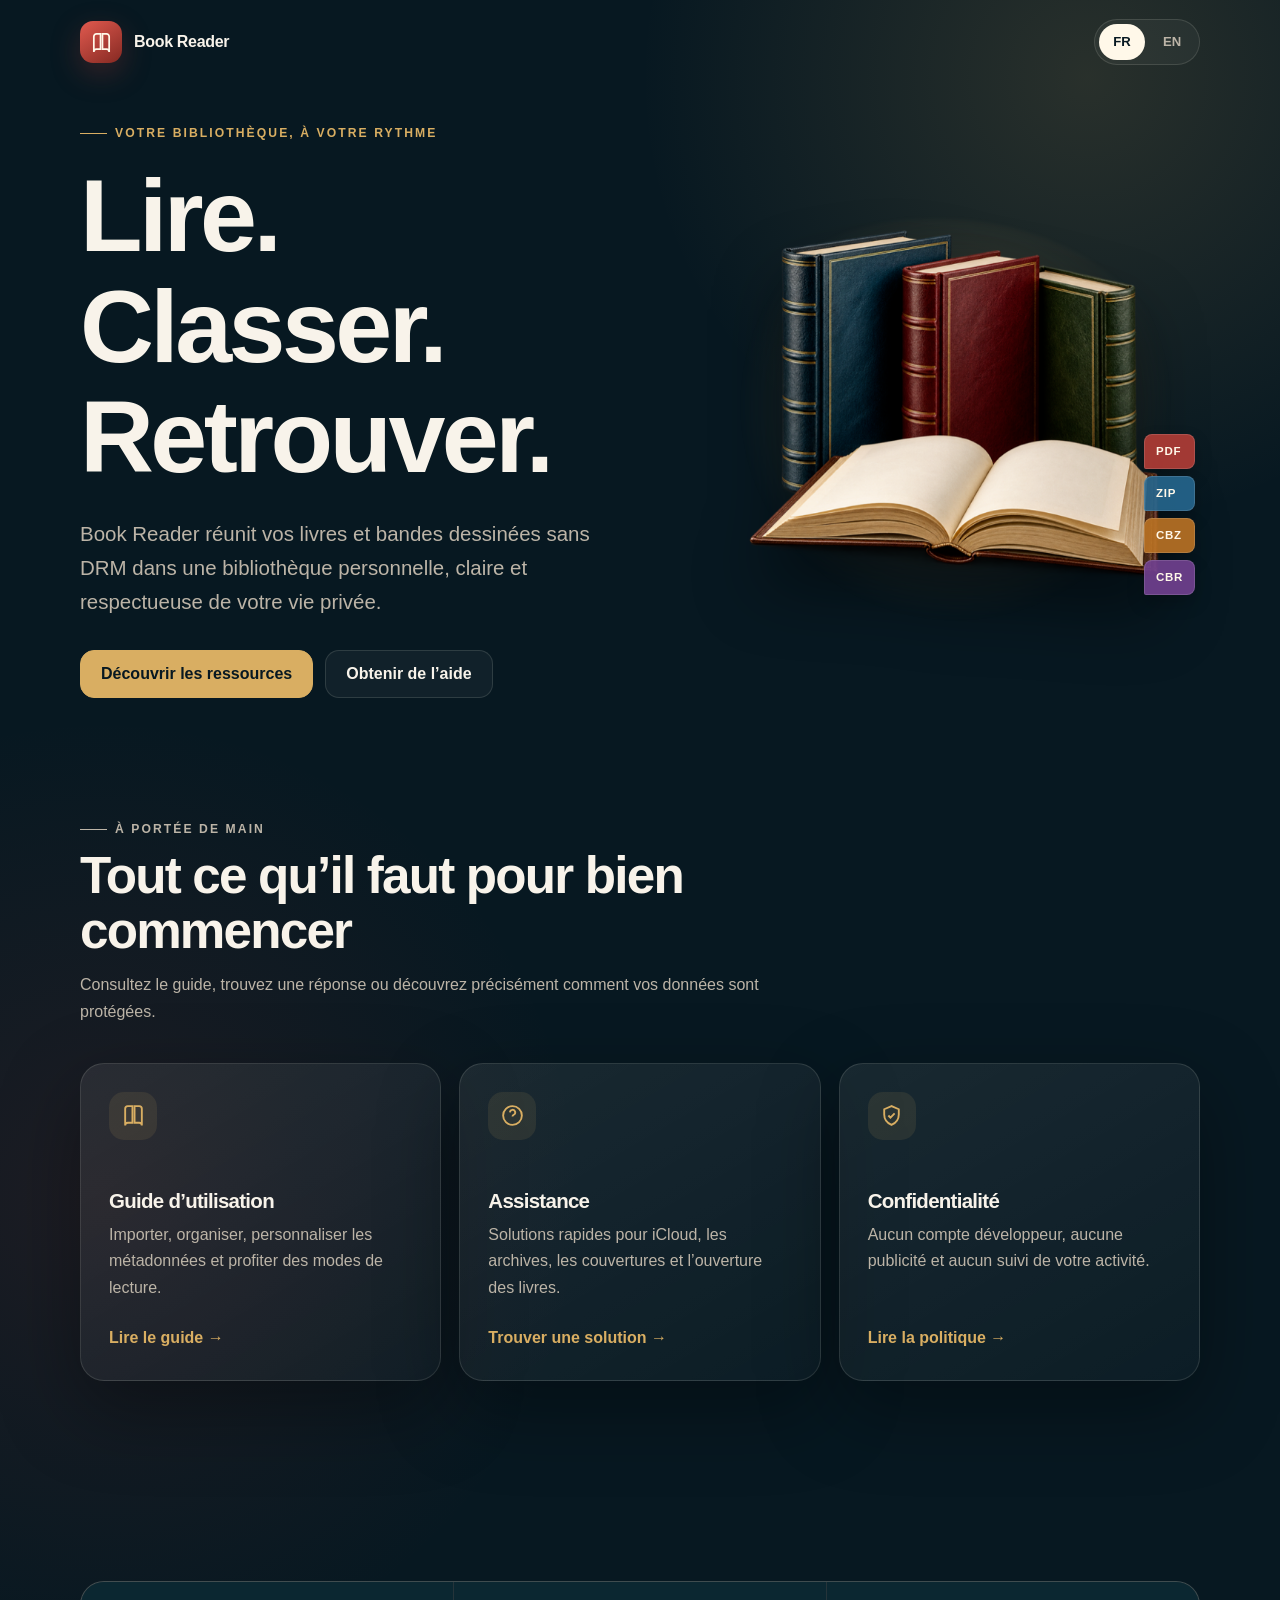
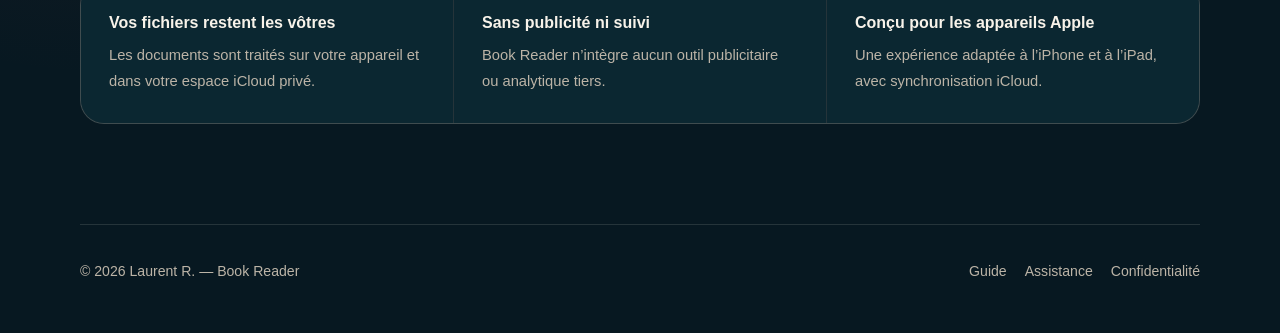
<file: index.html>
<!doctype html>
<html lang="fr">
<head>
  <meta charset="utf-8">
  <meta name="viewport" content="width=device-width, initial-scale=1">
  <meta name="description" content="Book Reader — une bibliothèque personnelle élégante pour vos PDF, ZIP, CBZ et CBR sans DRM.">
  <meta name="theme-color" content="#071821">
  <title>Book Reader — Assistance et confidentialité</title>
  <link rel="icon" href="app-icon.png">
  <link rel="stylesheet" href="styles.css">
</head>
<body>
  <header class="site-header">
    <a class="brand" href="index.html" aria-label="Book Reader, accueil">
      <span class="brand-mark" aria-hidden="true"><svg viewBox="0 0 24 24" fill="none" stroke="currentColor" stroke-width="1.8"><path d="M4 5.8A2.8 2.8 0 0 1 6.8 3H11v16H6.8A2.8 2.8 0 0 0 4 21.8z"/><path d="M20 5.8A2.8 2.8 0 0 0 17.2 3H13v16h4.2a2.8 2.8 0 0 1 2.8 2.8z"/></svg></span>
      <span>Book Reader</span>
    </a>
    <nav class="language-links" aria-label="Langue / Language">
      <a href="index.html" aria-current="page">FR</a>
      <a href="index-en.html" lang="en">EN</a>
    </nav>
  </header>

  <main>
    <section class="hero">
      <div class="hero-copy">
        <p class="eyebrow">Votre bibliothèque, à votre rythme</p>
        <h1>Lire.<br>Classer.<br>Retrouver.</h1>
        <p>Book Reader réunit vos livres et bandes dessinées sans DRM dans une bibliothèque personnelle, claire et respectueuse de votre vie privée.</p>
        <div class="hero-actions">
          <a class="button primary" href="#ressources">Découvrir les ressources</a>
          <a class="button" href="support-fr.html">Obtenir de l’aide</a>
        </div>
      </div>
      <div class="hero-art" aria-label="Livres reliés et livre ouvert">
        <img src="book-reader-hero.png" alt="Livres reliés avec un livre ouvert au premier plan">
        <div class="formats" aria-label="Formats pris en charge"><span>PDF</span><span>ZIP</span><span>CBZ</span><span>CBR</span></div>
      </div>
    </section>

    <section class="section" id="ressources">
      <div class="section-heading">
        <p class="eyebrow">À portée de main</p>
        <h2>Tout ce qu’il faut pour bien commencer</h2>
        <p>Consultez le guide, trouvez une réponse ou découvrez précisément comment vos données sont protégées.</p>
      </div>
      <div class="card-grid">
        <a class="card" href="how-to-fr.html">
          <span class="card-icon" aria-hidden="true"><svg viewBox="0 0 24 24" fill="none" stroke="currentColor" stroke-width="1.8"><path d="M4 5.5A2.5 2.5 0 0 1 6.5 3H11v16H6.5A2.5 2.5 0 0 0 4 21.5z"/><path d="M20 5.5A2.5 2.5 0 0 0 17.5 3H13v16h4.5a2.5 2.5 0 0 1 2.5 2.5z"/></svg></span>
          <h3>Guide d’utilisation</h3>
          <p>Importer, organiser, personnaliser les métadonnées et profiter des modes de lecture.</p>
          <span class="arrow">Lire le guide →</span>
        </a>
        <a class="card" href="support-fr.html">
          <span class="card-icon" aria-hidden="true"><svg viewBox="0 0 24 24" fill="none" stroke="currentColor" stroke-width="1.8"><circle cx="12" cy="12" r="9"/><path d="M9.6 9a2.5 2.5 0 1 1 3.6 2.25c-.8.4-1.2.85-1.2 1.75M12 17h.01"/></svg></span>
          <h3>Assistance</h3>
          <p>Solutions rapides pour iCloud, les archives, les couvertures et l’ouverture des livres.</p>
          <span class="arrow">Trouver une solution →</span>
        </a>
        <a class="card" href="privacy-fr.html">
          <span class="card-icon" aria-hidden="true"><svg viewBox="0 0 24 24" fill="none" stroke="currentColor" stroke-width="1.8"><path d="M12 3 5 6v5c0 4.6 2.9 8.2 7 10 4.1-1.8 7-5.4 7-10V6z"/><path d="m9 12 2 2 4-4"/></svg></span>
          <h3>Confidentialité</h3>
          <p>Aucun compte développeur, aucune publicité et aucun suivi de votre activité.</p>
          <span class="arrow">Lire la politique →</span>
        </a>
      </div>
    </section>

    <section class="section">
      <div class="trust-strip">
        <div class="trust-item"><strong>Vos fichiers restent les vôtres</strong><span>Les documents sont traités sur votre appareil et dans votre espace iCloud privé.</span></div>
        <div class="trust-item"><strong>Sans publicité ni suivi</strong><span>Book Reader n’intègre aucun outil publicitaire ou analytique tiers.</span></div>
        <div class="trust-item"><strong>Conçu pour les appareils Apple</strong><span>Une expérience adaptée à l’iPhone et à l’iPad, avec synchronisation iCloud.</span></div>
      </div>
    </section>
  </main>

  <footer class="site-footer">
    <span>© 2026 Laurent R. — Book Reader</span>
    <nav class="footer-links" aria-label="Liens de pied de page"><a href="how-to-fr.html">Guide</a><a href="support-fr.html">Assistance</a><a href="privacy-fr.html">Confidentialité</a></nav>
  </footer>
</body>
</html>
</file>
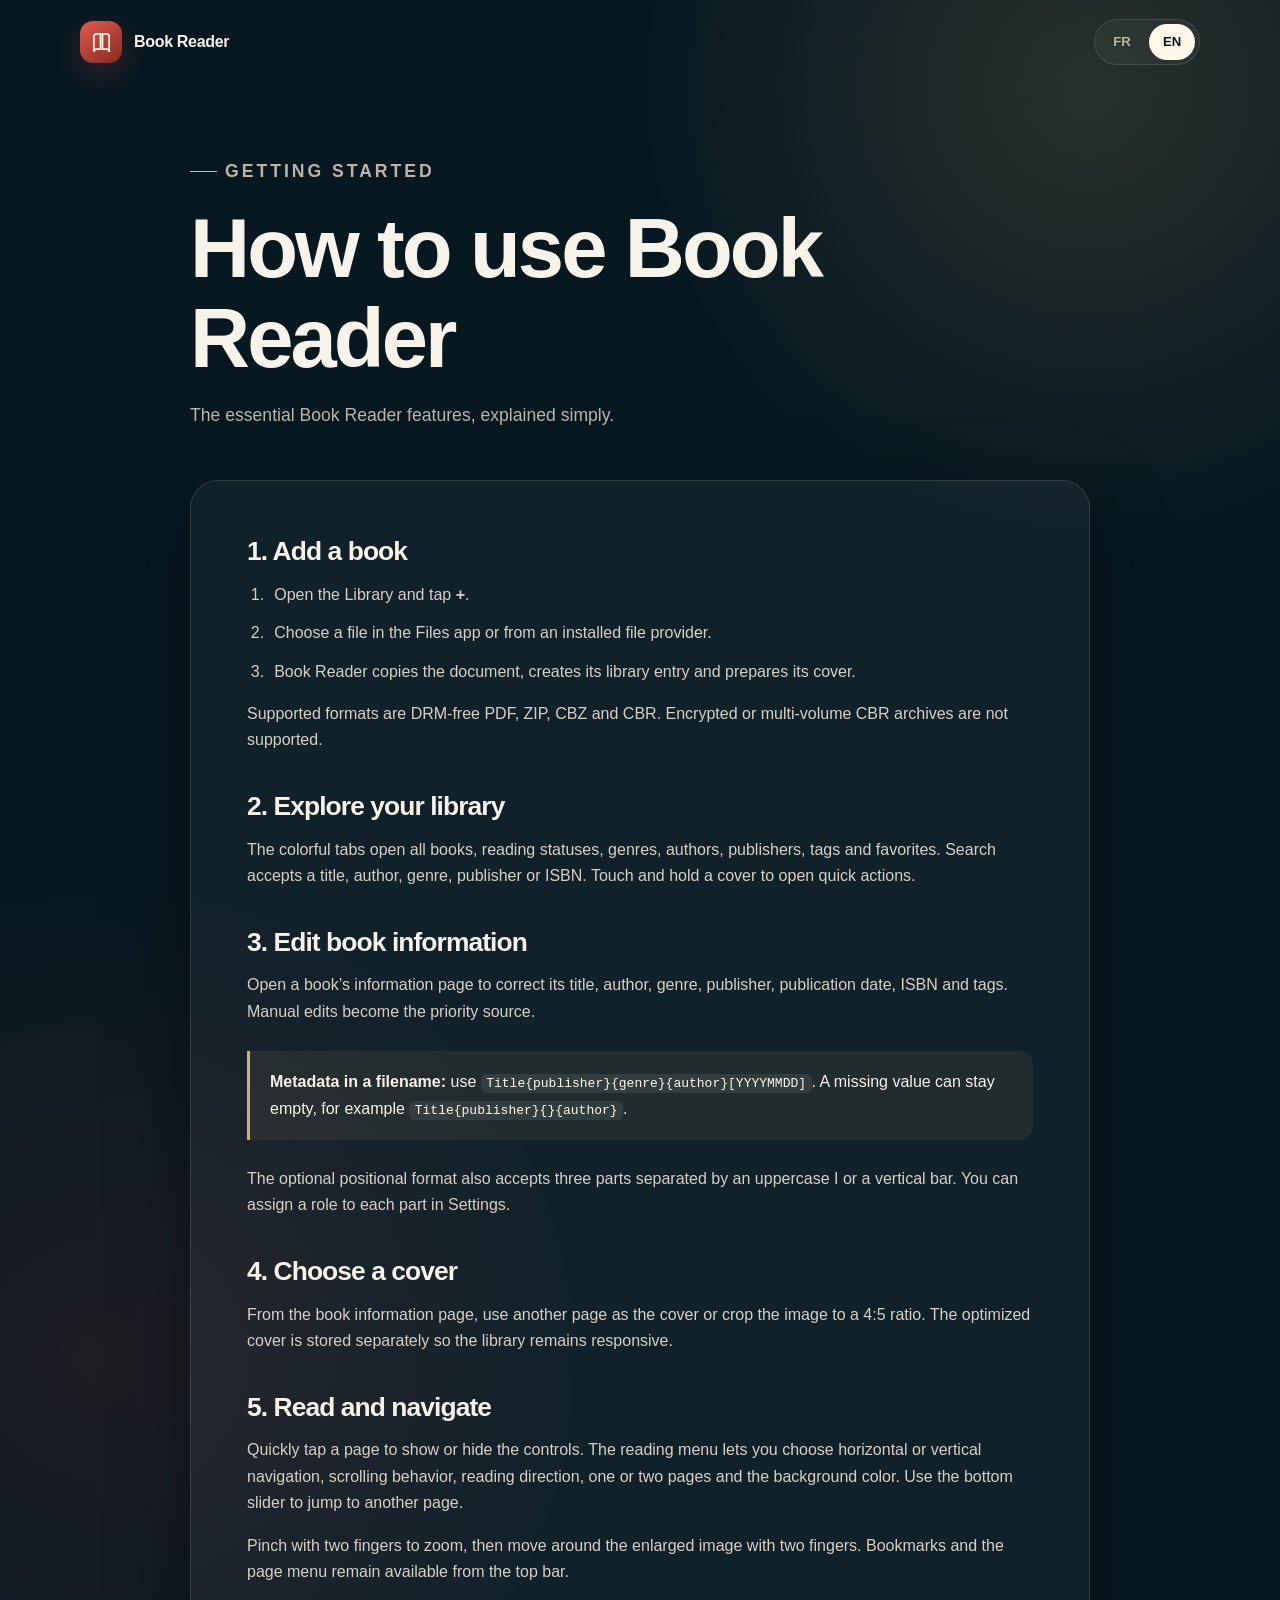
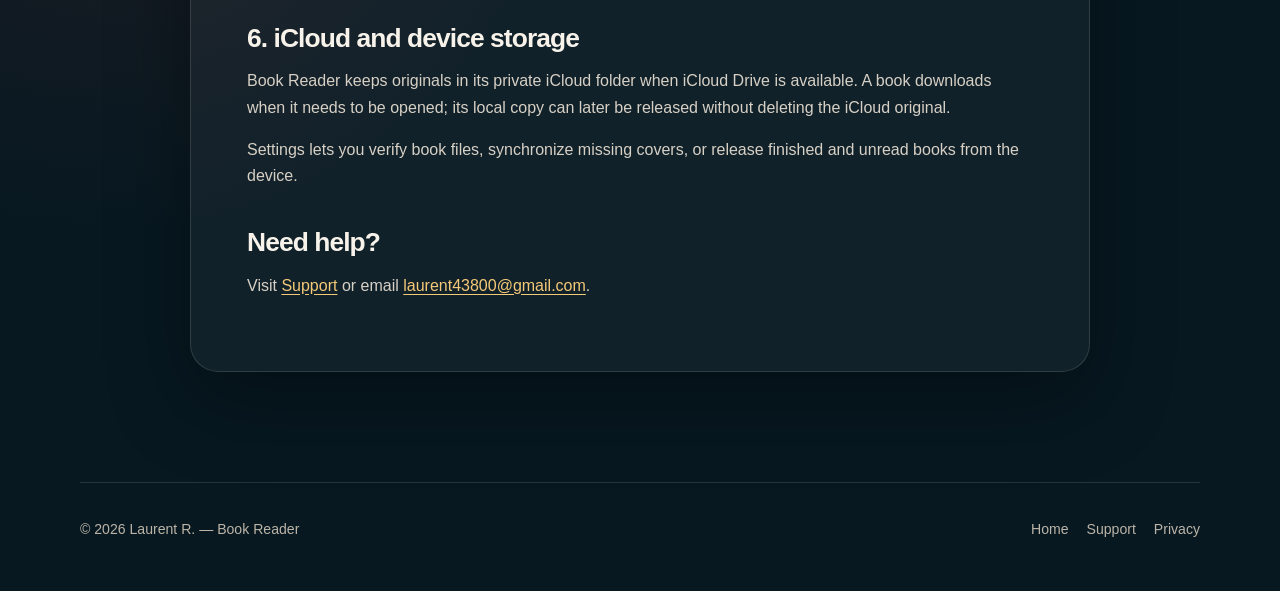
<file: how-to-en.html>
<!doctype html>
<html lang="en">
<head>
  <meta charset="utf-8"><meta name="viewport" content="width=device-width, initial-scale=1">
  <meta name="description" content="How to use Book Reader: importing, library organization, metadata, covers, reading and iCloud storage.">
  <meta name="theme-color" content="#071821"><title>How to use Book Reader</title>
  <link rel="icon" href="app-icon.png"><link rel="stylesheet" href="styles.css">
</head>
<body>
  <header class="site-header">
    <a class="brand" href="index-en.html"><span class="brand-mark" aria-hidden="true"><svg viewBox="0 0 24 24" fill="none" stroke="currentColor" stroke-width="1.8"><path d="M4 5.8A2.8 2.8 0 0 1 6.8 3H11v16H6.8A2.8 2.8 0 0 0 4 21.8z"/><path d="M20 5.8A2.8 2.8 0 0 0 17.2 3H13v16h4.2a2.8 2.8 0 0 1 2.8 2.8z"/></svg></span><span>Book Reader</span></a>
    <nav class="language-links" aria-label="Language / Langue"><a href="how-to-fr.html" lang="fr">FR</a><a href="how-to-en.html" aria-current="page">EN</a></nav>
  </header>
  <main class="page-shell">
    <div class="page-intro"><p class="eyebrow">Getting started</p><h1>How to use Book Reader</h1><p>The essential Book Reader features, explained simply.</p></div>
    <article class="article">
      <h2>1. Add a book</h2>
      <ol class="steps"><li>Open the Library and tap <strong>+</strong>.</li><li>Choose a file in the Files app or from an installed file provider.</li><li>Book Reader copies the document, creates its library entry and prepares its cover.</li></ol>
      <p>Supported formats are DRM-free PDF, ZIP, CBZ and CBR. Encrypted or multi-volume CBR archives are not supported.</p>

      <h2>2. Explore your library</h2>
      <p>The colorful tabs open all books, reading statuses, genres, authors, publishers, tags and favorites. Search accepts a title, author, genre, publisher or ISBN. Touch and hold a cover to open quick actions.</p>

      <h2>3. Edit book information</h2>
      <p>Open a book’s information page to correct its title, author, genre, publisher, publication date, ISBN and tags. Manual edits become the priority source.</p>
      <div class="callout"><strong>Metadata in a filename:</strong> use <code>Title{publisher}{genre}{author}[YYYYMMDD]</code>. A missing value can stay empty, for example <code>Title{publisher}{}{author}</code>.</div>
      <p>The optional positional format also accepts three parts separated by an uppercase I or a vertical bar. You can assign a role to each part in Settings.</p>

      <h2>4. Choose a cover</h2>
      <p>From the book information page, use another page as the cover or crop the image to a 4:5 ratio. The optimized cover is stored separately so the library remains responsive.</p>

      <h2>5. Read and navigate</h2>
      <p>Quickly tap a page to show or hide the controls. The reading menu lets you choose horizontal or vertical navigation, scrolling behavior, reading direction, one or two pages and the background color. Use the bottom slider to jump to another page.</p>
      <p>Pinch with two fingers to zoom, then move around the enlarged image with two fingers. Bookmarks and the page menu remain available from the top bar.</p>

      <h2>6. iCloud and device storage</h2>
      <p>Book Reader keeps originals in its private iCloud folder when iCloud Drive is available. A book downloads when it needs to be opened; its local copy can later be released without deleting the iCloud original.</p>
      <p>Settings lets you verify book files, synchronize missing covers, or release finished and unread books from the device.</p>

      <h2>Need help?</h2>
      <p>Visit <a href="support-en.html">Support</a> or email <a href="mailto:laurent43800@gmail.com">laurent43800@gmail.com</a>.</p>
    </article>
  </main>
  <footer class="site-footer"><span>© 2026 Laurent R. — Book Reader</span><nav class="footer-links"><a href="index-en.html">Home</a><a href="support-en.html">Support</a><a href="privacy-en.html">Privacy</a></nav></footer>
</body>
</html>
</file>
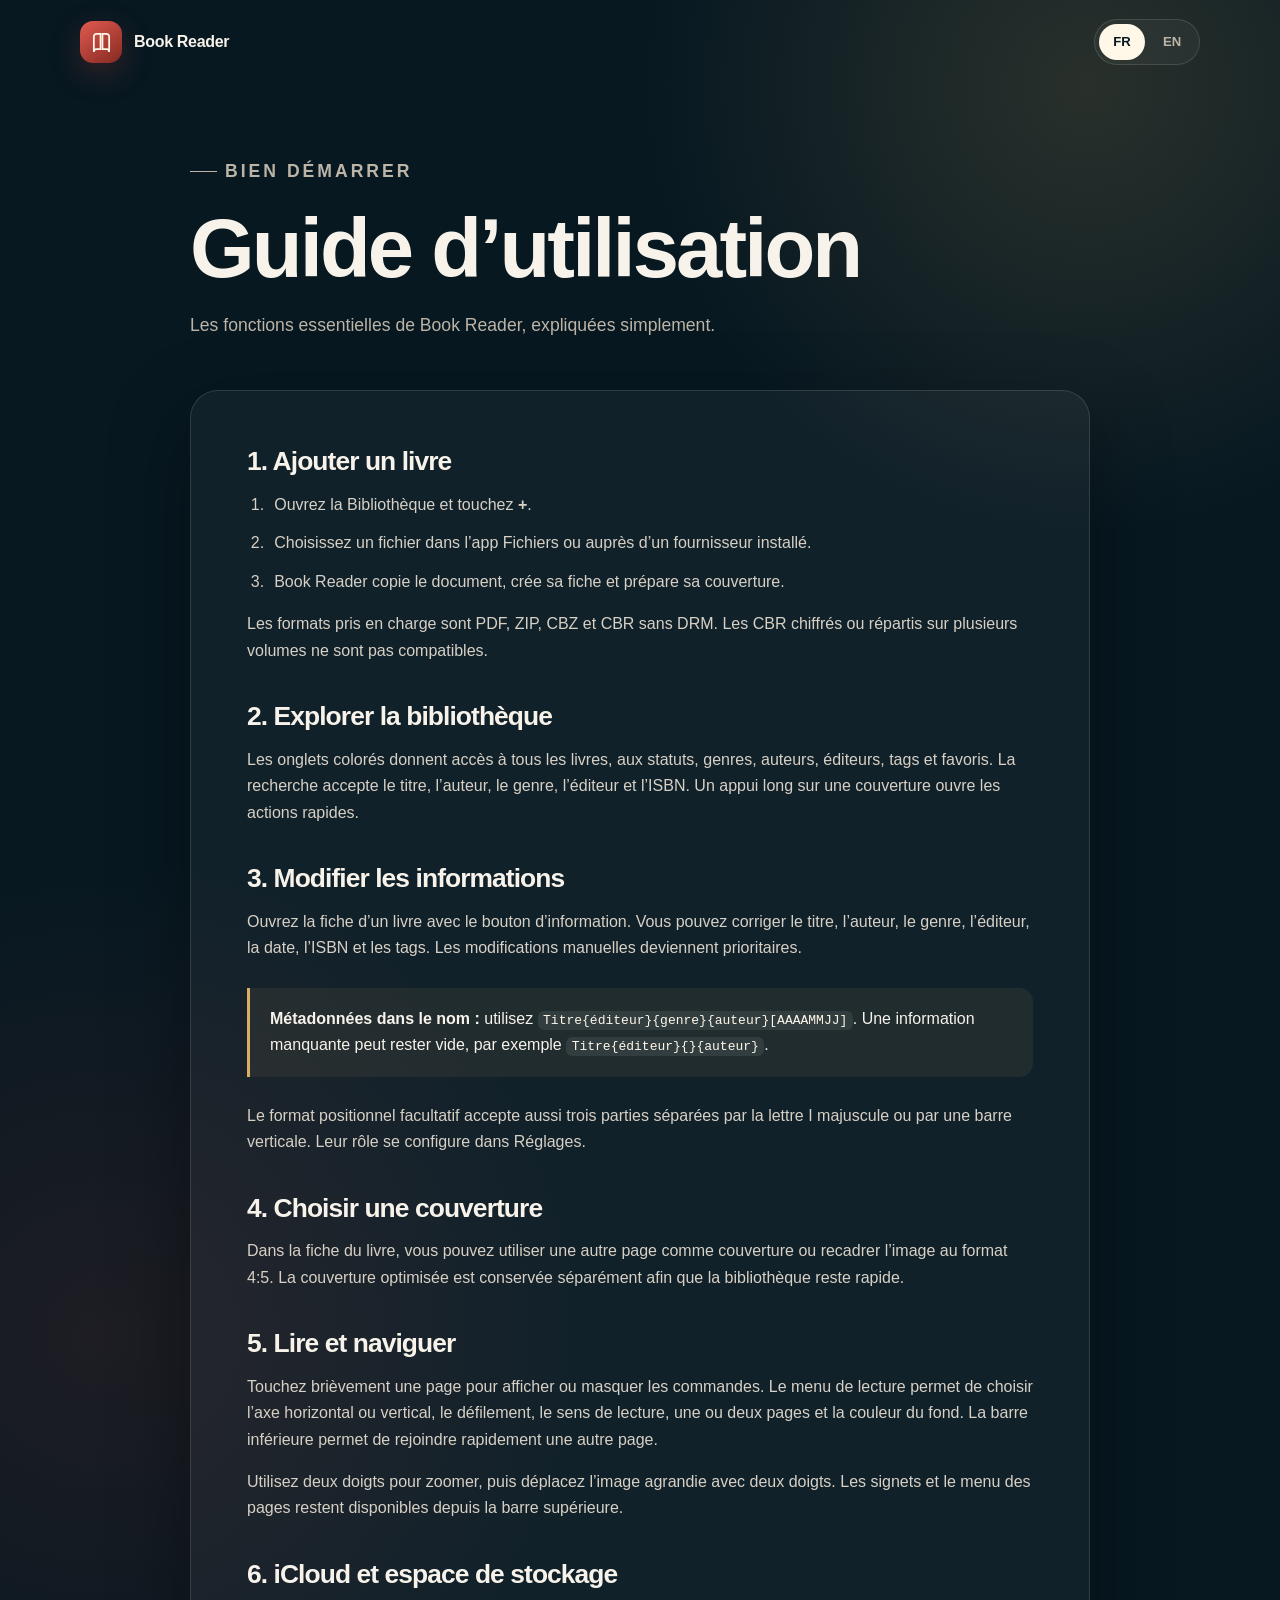
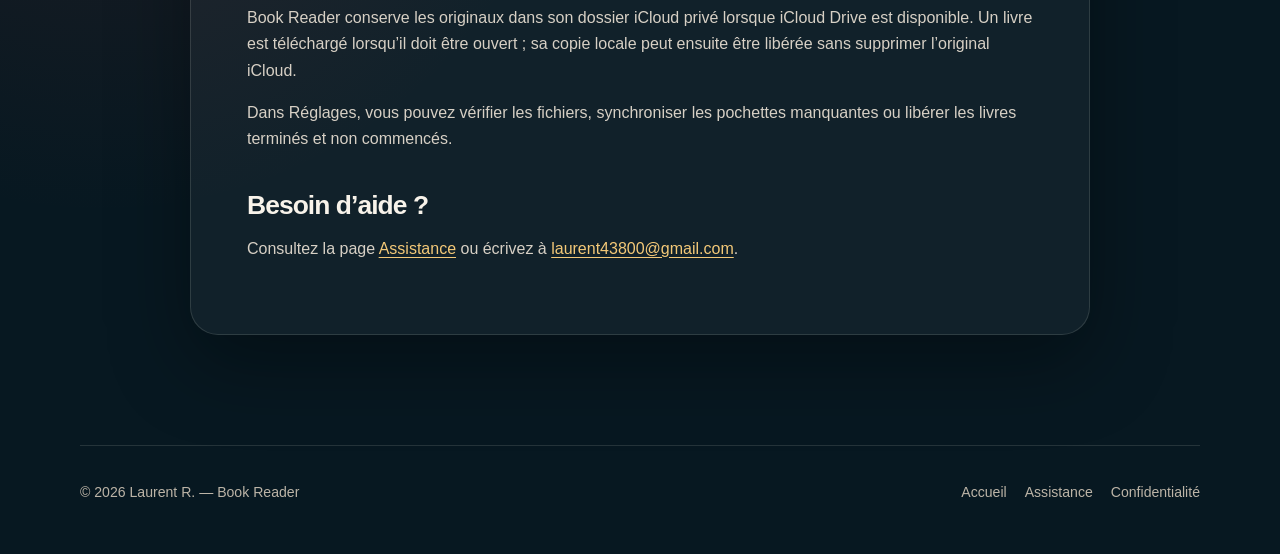
<file: how-to-fr.html>
<!doctype html>
<html lang="fr">
<head>
  <meta charset="utf-8"><meta name="viewport" content="width=device-width, initial-scale=1">
  <meta name="description" content="Guide d’utilisation de Book Reader : import, bibliothèque, métadonnées, couvertures, lecture et stockage iCloud.">
  <meta name="theme-color" content="#071821"><title>Guide d’utilisation — Book Reader</title>
  <link rel="icon" href="app-icon.png"><link rel="stylesheet" href="styles.css">
</head>
<body>
  <header class="site-header">
    <a class="brand" href="index.html"><span class="brand-mark" aria-hidden="true"><svg viewBox="0 0 24 24" fill="none" stroke="currentColor" stroke-width="1.8"><path d="M4 5.8A2.8 2.8 0 0 1 6.8 3H11v16H6.8A2.8 2.8 0 0 0 4 21.8z"/><path d="M20 5.8A2.8 2.8 0 0 0 17.2 3H13v16h4.2a2.8 2.8 0 0 1 2.8 2.8z"/></svg></span><span>Book Reader</span></a>
    <nav class="language-links" aria-label="Langue / Language"><a href="how-to-fr.html" aria-current="page">FR</a><a href="how-to-en.html" lang="en">EN</a></nav>
  </header>
  <main class="page-shell">
    <div class="page-intro"><p class="eyebrow">Bien démarrer</p><h1>Guide d’utilisation</h1><p>Les fonctions essentielles de Book Reader, expliquées simplement.</p></div>
    <article class="article">
      <h2>1. Ajouter un livre</h2>
      <ol class="steps"><li>Ouvrez la Bibliothèque et touchez <strong>+</strong>.</li><li>Choisissez un fichier dans l’app Fichiers ou auprès d’un fournisseur installé.</li><li>Book Reader copie le document, crée sa fiche et prépare sa couverture.</li></ol>
      <p>Les formats pris en charge sont PDF, ZIP, CBZ et CBR sans DRM. Les CBR chiffrés ou répartis sur plusieurs volumes ne sont pas compatibles.</p>

      <h2>2. Explorer la bibliothèque</h2>
      <p>Les onglets colorés donnent accès à tous les livres, aux statuts, genres, auteurs, éditeurs, tags et favoris. La recherche accepte le titre, l’auteur, le genre, l’éditeur et l’ISBN. Un appui long sur une couverture ouvre les actions rapides.</p>

      <h2>3. Modifier les informations</h2>
      <p>Ouvrez la fiche d’un livre avec le bouton d’information. Vous pouvez corriger le titre, l’auteur, le genre, l’éditeur, la date, l’ISBN et les tags. Les modifications manuelles deviennent prioritaires.</p>
      <div class="callout"><strong>Métadonnées dans le nom :</strong> utilisez <code>Titre{éditeur}{genre}{auteur}[AAAAMMJJ]</code>. Une information manquante peut rester vide, par exemple <code>Titre{éditeur}{}{auteur}</code>.</div>
      <p>Le format positionnel facultatif accepte aussi trois parties séparées par la lettre I majuscule ou par une barre verticale. Leur rôle se configure dans Réglages.</p>

      <h2>4. Choisir une couverture</h2>
      <p>Dans la fiche du livre, vous pouvez utiliser une autre page comme couverture ou recadrer l’image au format 4:5. La couverture optimisée est conservée séparément afin que la bibliothèque reste rapide.</p>

      <h2>5. Lire et naviguer</h2>
      <p>Touchez brièvement une page pour afficher ou masquer les commandes. Le menu de lecture permet de choisir l’axe horizontal ou vertical, le défilement, le sens de lecture, une ou deux pages et la couleur du fond. La barre inférieure permet de rejoindre rapidement une autre page.</p>
      <p>Utilisez deux doigts pour zoomer, puis déplacez l’image agrandie avec deux doigts. Les signets et le menu des pages restent disponibles depuis la barre supérieure.</p>

      <h2>6. iCloud et espace de stockage</h2>
      <p>Book Reader conserve les originaux dans son dossier iCloud privé lorsque iCloud Drive est disponible. Un livre est téléchargé lorsqu’il doit être ouvert ; sa copie locale peut ensuite être libérée sans supprimer l’original iCloud.</p>
      <p>Dans Réglages, vous pouvez vérifier les fichiers, synchroniser les pochettes manquantes ou libérer les livres terminés et non commencés.</p>

      <h2>Besoin d’aide ?</h2>
      <p>Consultez la page <a href="support-fr.html">Assistance</a> ou écrivez à <a href="mailto:laurent43800@gmail.com">laurent43800@gmail.com</a>.</p>
    </article>
  </main>
  <footer class="site-footer"><span>© 2026 Laurent R. — Book Reader</span><nav class="footer-links"><a href="index.html">Accueil</a><a href="support-fr.html">Assistance</a><a href="privacy-fr.html">Confidentialité</a></nav></footer>
</body>
</html>
</file>
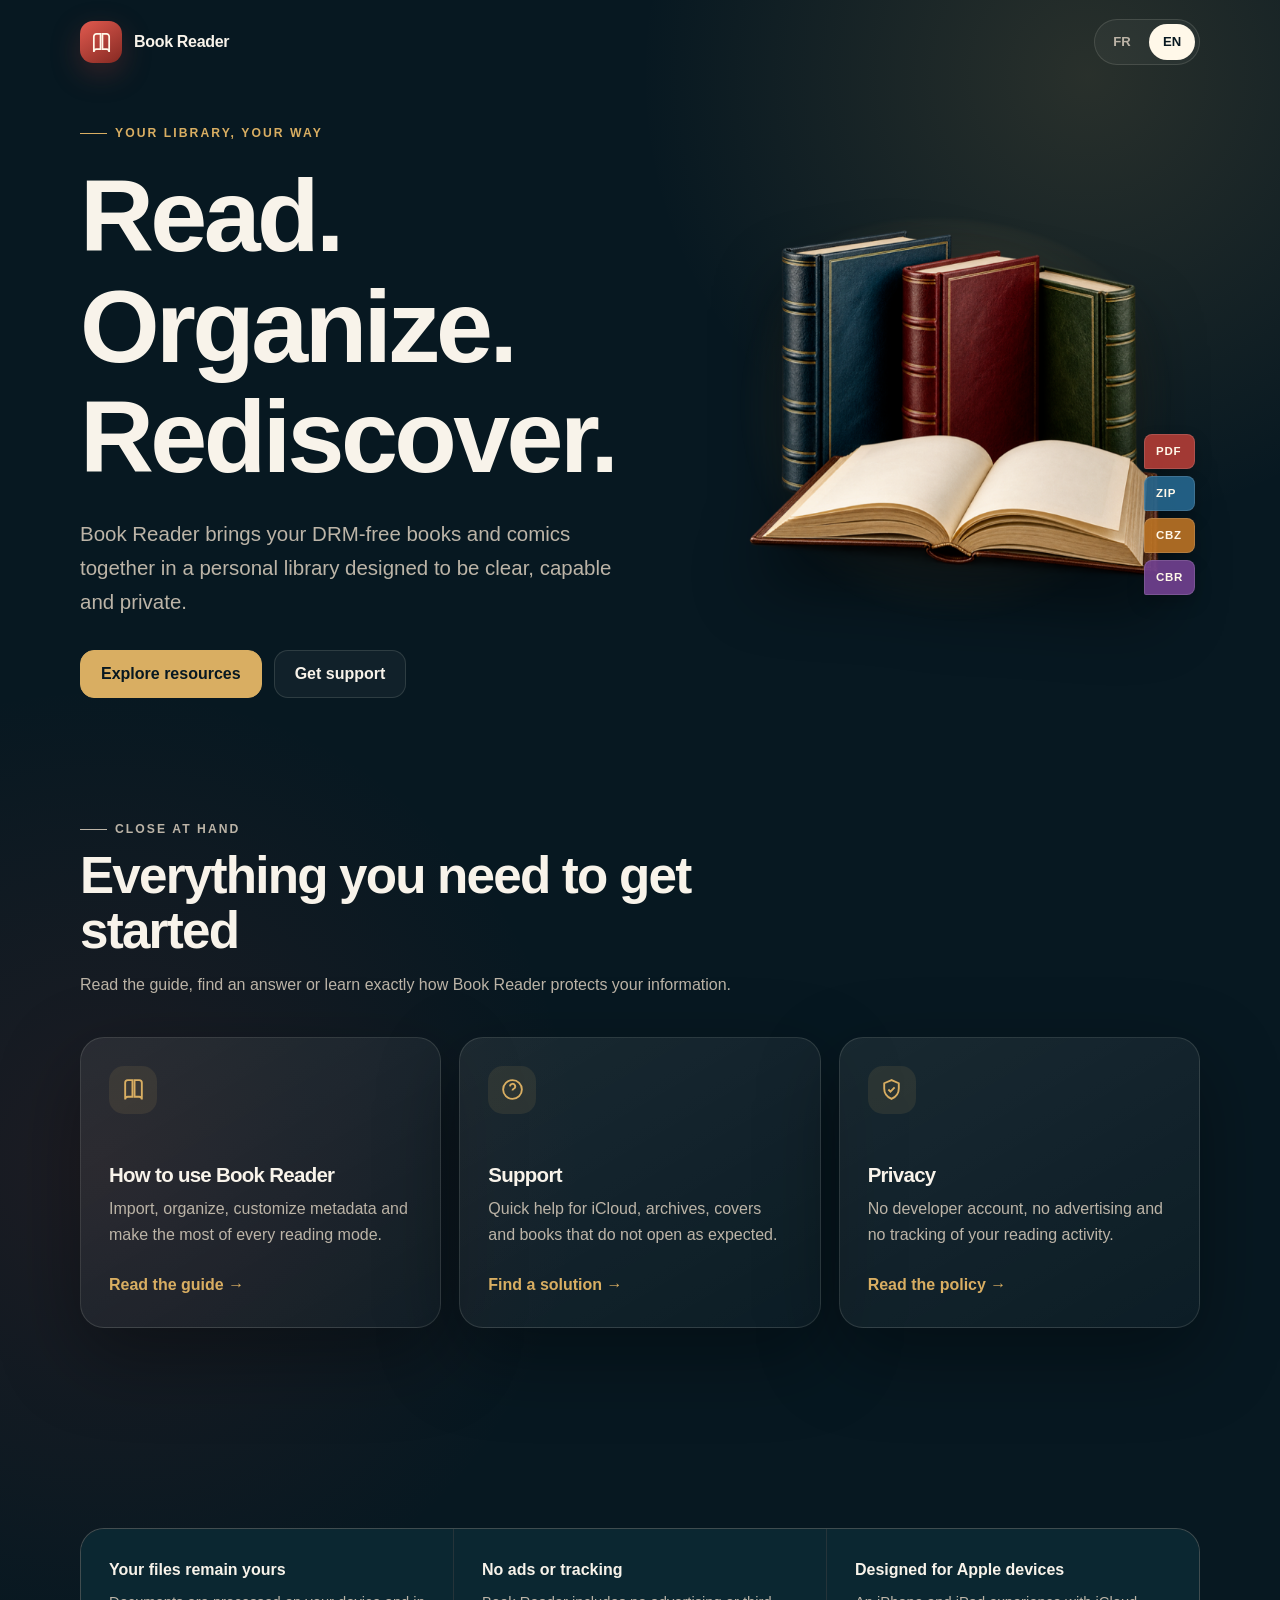
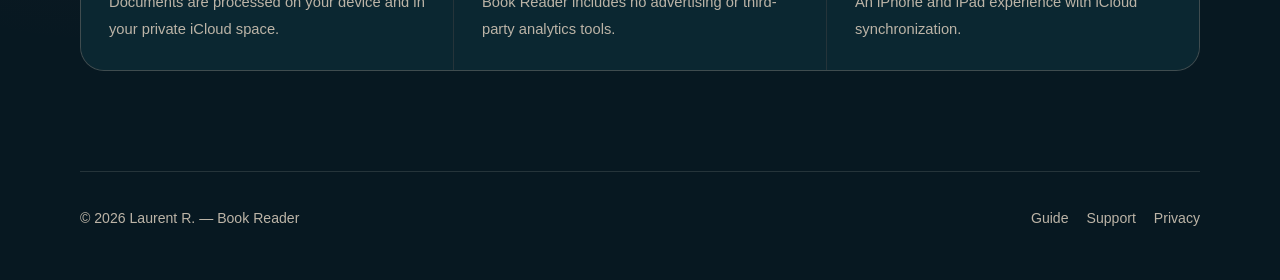
<file: index-en.html>
<!doctype html>
<html lang="en">
<head>
  <meta charset="utf-8">
  <meta name="viewport" content="width=device-width, initial-scale=1">
  <meta name="description" content="Book Reader — an elegant personal library for your DRM-free PDF, ZIP, CBZ and CBR files.">
  <meta name="theme-color" content="#071821">
  <title>Book Reader — Support and privacy</title>
  <link rel="icon" href="app-icon.png">
  <link rel="stylesheet" href="styles.css">
</head>
<body>
  <header class="site-header">
    <a class="brand" href="index-en.html" aria-label="Book Reader home">
      <span class="brand-mark" aria-hidden="true"><svg viewBox="0 0 24 24" fill="none" stroke="currentColor" stroke-width="1.8"><path d="M4 5.8A2.8 2.8 0 0 1 6.8 3H11v16H6.8A2.8 2.8 0 0 0 4 21.8z"/><path d="M20 5.8A2.8 2.8 0 0 0 17.2 3H13v16h4.2a2.8 2.8 0 0 1 2.8 2.8z"/></svg></span>
      <span>Book Reader</span>
    </a>
    <nav class="language-links" aria-label="Language / Langue">
      <a href="index.html" lang="fr">FR</a>
      <a href="index-en.html" aria-current="page">EN</a>
    </nav>
  </header>

  <main>
    <section class="hero">
      <div class="hero-copy">
        <p class="eyebrow">Your library, your way</p>
        <h1>Read.<br>Organize.<br>Rediscover.</h1>
        <p>Book Reader brings your DRM-free books and comics together in a personal library designed to be clear, capable and private.</p>
        <div class="hero-actions">
          <a class="button primary" href="#resources">Explore resources</a>
          <a class="button" href="support-en.html">Get support</a>
        </div>
      </div>
      <div class="hero-art" aria-label="Bound books and an open book">
        <img src="book-reader-hero.png" alt="Bound books with an open book in front">
        <div class="formats" aria-label="Supported formats"><span>PDF</span><span>ZIP</span><span>CBZ</span><span>CBR</span></div>
      </div>
    </section>

    <section class="section" id="resources">
      <div class="section-heading">
        <p class="eyebrow">Close at hand</p>
        <h2>Everything you need to get started</h2>
        <p>Read the guide, find an answer or learn exactly how Book Reader protects your information.</p>
      </div>
      <div class="card-grid">
        <a class="card" href="how-to-en.html">
          <span class="card-icon" aria-hidden="true"><svg viewBox="0 0 24 24" fill="none" stroke="currentColor" stroke-width="1.8"><path d="M4 5.5A2.5 2.5 0 0 1 6.5 3H11v16H6.5A2.5 2.5 0 0 0 4 21.5z"/><path d="M20 5.5A2.5 2.5 0 0 0 17.5 3H13v16h4.5a2.5 2.5 0 0 1 2.5 2.5z"/></svg></span>
          <h3>How to use Book Reader</h3>
          <p>Import, organize, customize metadata and make the most of every reading mode.</p>
          <span class="arrow">Read the guide →</span>
        </a>
        <a class="card" href="support-en.html">
          <span class="card-icon" aria-hidden="true"><svg viewBox="0 0 24 24" fill="none" stroke="currentColor" stroke-width="1.8"><circle cx="12" cy="12" r="9"/><path d="M9.6 9a2.5 2.5 0 1 1 3.6 2.25c-.8.4-1.2.85-1.2 1.75M12 17h.01"/></svg></span>
          <h3>Support</h3>
          <p>Quick help for iCloud, archives, covers and books that do not open as expected.</p>
          <span class="arrow">Find a solution →</span>
        </a>
        <a class="card" href="privacy-en.html">
          <span class="card-icon" aria-hidden="true"><svg viewBox="0 0 24 24" fill="none" stroke="currentColor" stroke-width="1.8"><path d="M12 3 5 6v5c0 4.6 2.9 8.2 7 10 4.1-1.8 7-5.4 7-10V6z"/><path d="m9 12 2 2 4-4"/></svg></span>
          <h3>Privacy</h3>
          <p>No developer account, no advertising and no tracking of your reading activity.</p>
          <span class="arrow">Read the policy →</span>
        </a>
      </div>
    </section>

    <section class="section">
      <div class="trust-strip">
        <div class="trust-item"><strong>Your files remain yours</strong><span>Documents are processed on your device and in your private iCloud space.</span></div>
        <div class="trust-item"><strong>No ads or tracking</strong><span>Book Reader includes no advertising or third-party analytics tools.</span></div>
        <div class="trust-item"><strong>Designed for Apple devices</strong><span>An iPhone and iPad experience with iCloud synchronization.</span></div>
      </div>
    </section>
  </main>

  <footer class="site-footer">
    <span>© 2026 Laurent R. — Book Reader</span>
    <nav class="footer-links" aria-label="Footer links"><a href="how-to-en.html">Guide</a><a href="support-en.html">Support</a><a href="privacy-en.html">Privacy</a></nav>
  </footer>
</body>
</html>
</file>
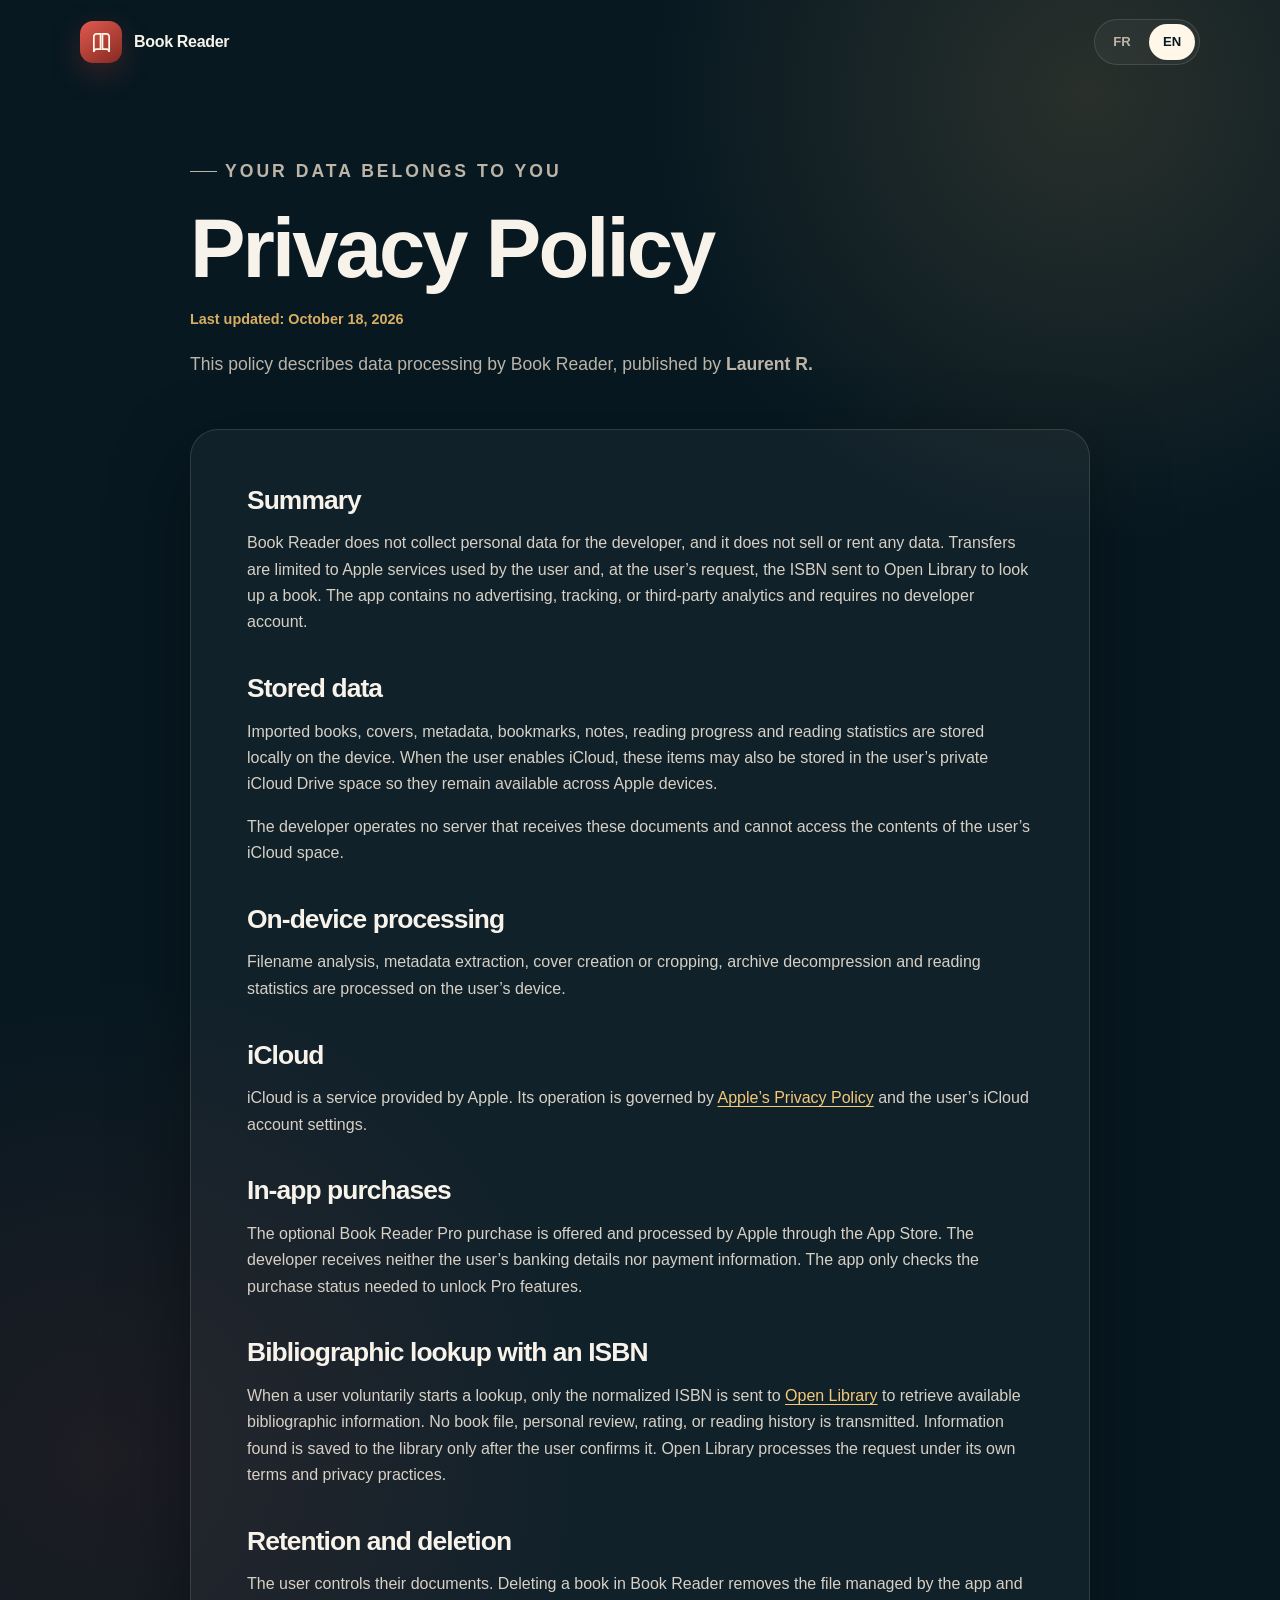
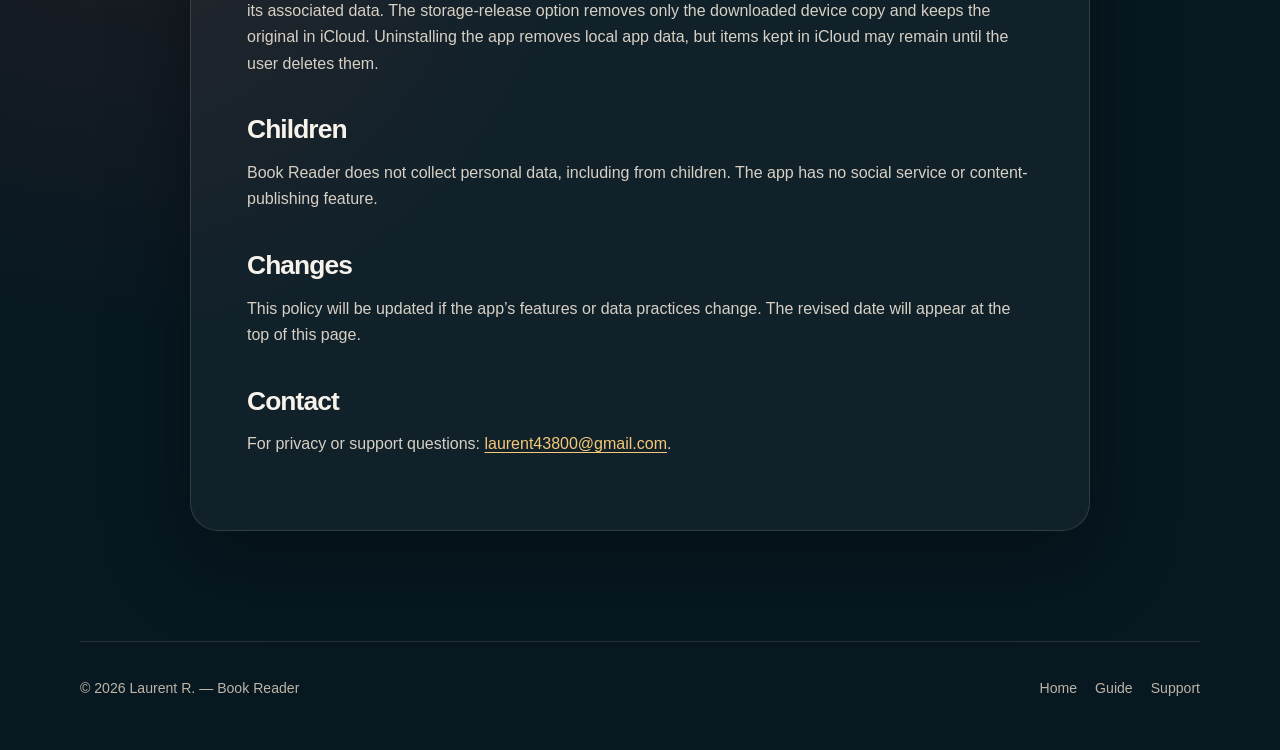
<file: privacy-en.html>
<!doctype html>
<html lang="en">
<head>
  <meta charset="utf-8"><meta name="viewport" content="width=device-width, initial-scale=1">
  <meta name="description" content="Official Book Reader privacy policy.">
  <meta name="theme-color" content="#071821"><title>Privacy Policy — Book Reader</title>
  <link rel="icon" href="app-icon.png"><link rel="stylesheet" href="styles.css">
</head>
<body>
  <header class="site-header">
    <a class="brand" href="index-en.html"><span class="brand-mark" aria-hidden="true"><svg viewBox="0 0 24 24" fill="none" stroke="currentColor" stroke-width="1.8"><path d="M4 5.8A2.8 2.8 0 0 1 6.8 3H11v16H6.8A2.8 2.8 0 0 0 4 21.8z"/><path d="M20 5.8A2.8 2.8 0 0 0 17.2 3H13v16h4.2a2.8 2.8 0 0 1 2.8 2.8z"/></svg></span><span>Book Reader</span></a>
    <nav class="language-links" aria-label="Language / Langue"><a href="privacy-fr.html" lang="fr">FR</a><a href="privacy-en.html" aria-current="page">EN</a></nav>
  </header>
  <main class="page-shell">
    <div class="page-intro"><p class="eyebrow">Your data belongs to you</p><h1>Privacy Policy</h1><p class="meta">Last updated: October 18, 2026</p><p>This policy describes data processing by Book Reader, published by <strong>Laurent R.</strong></p></div>
    <article class="article">
      <h2>Summary</h2><p>Book Reader does not collect personal data for the developer, and it does not sell or rent any data. Transfers are limited to Apple services used by the user and, at the user’s request, the ISBN sent to Open Library to look up a book. The app contains no advertising, tracking, or third-party analytics and requires no developer account.</p>
      <h2>Stored data</h2><p>Imported books, covers, metadata, bookmarks, notes, reading progress and reading statistics are stored locally on the device. When the user enables iCloud, these items may also be stored in the user’s private iCloud Drive space so they remain available across Apple devices.</p><p>The developer operates no server that receives these documents and cannot access the contents of the user’s iCloud space.</p>
      <h2>On-device processing</h2><p>Filename analysis, metadata extraction, cover creation or cropping, archive decompression and reading statistics are processed on the user’s device.</p>
      <h2>iCloud</h2><p>iCloud is a service provided by Apple. Its operation is governed by <a href="https://www.apple.com/legal/privacy/">Apple’s Privacy Policy</a> and the user’s iCloud account settings.</p>
      <h2>In-app purchases</h2><p>The optional Book Reader Pro purchase is offered and processed by Apple through the App Store. The developer receives neither the user’s banking details nor payment information. The app only checks the purchase status needed to unlock Pro features.</p>
      <h2>Bibliographic lookup with an ISBN</h2><p>When a user voluntarily starts a lookup, only the normalized ISBN is sent to <a href="https://openlibrary.org/">Open Library</a> to retrieve available bibliographic information. No book file, personal review, rating, or reading history is transmitted. Information found is saved to the library only after the user confirms it. Open Library processes the request under its own terms and privacy practices.</p>
      <h2>Retention and deletion</h2><p>The user controls their documents. Deleting a book in Book Reader removes the file managed by the app and its associated data. The storage-release option removes only the downloaded device copy and keeps the original in iCloud. Uninstalling the app removes local app data, but items kept in iCloud may remain until the user deletes them.</p>
      <h2>Children</h2><p>Book Reader does not collect personal data, including from children. The app has no social service or content-publishing feature.</p>
      <h2>Changes</h2><p>This policy will be updated if the app’s features or data practices change. The revised date will appear at the top of this page.</p>
      <h2>Contact</h2><p>For privacy or support questions: <a href="mailto:laurent43800@gmail.com">laurent43800@gmail.com</a>.</p>
    </article>
  </main>
  <footer class="site-footer"><span>© 2026 Laurent R. — Book Reader</span><nav class="footer-links"><a href="index-en.html">Home</a><a href="how-to-en.html">Guide</a><a href="support-en.html">Support</a></nav></footer>
</body>
</html>
</file>
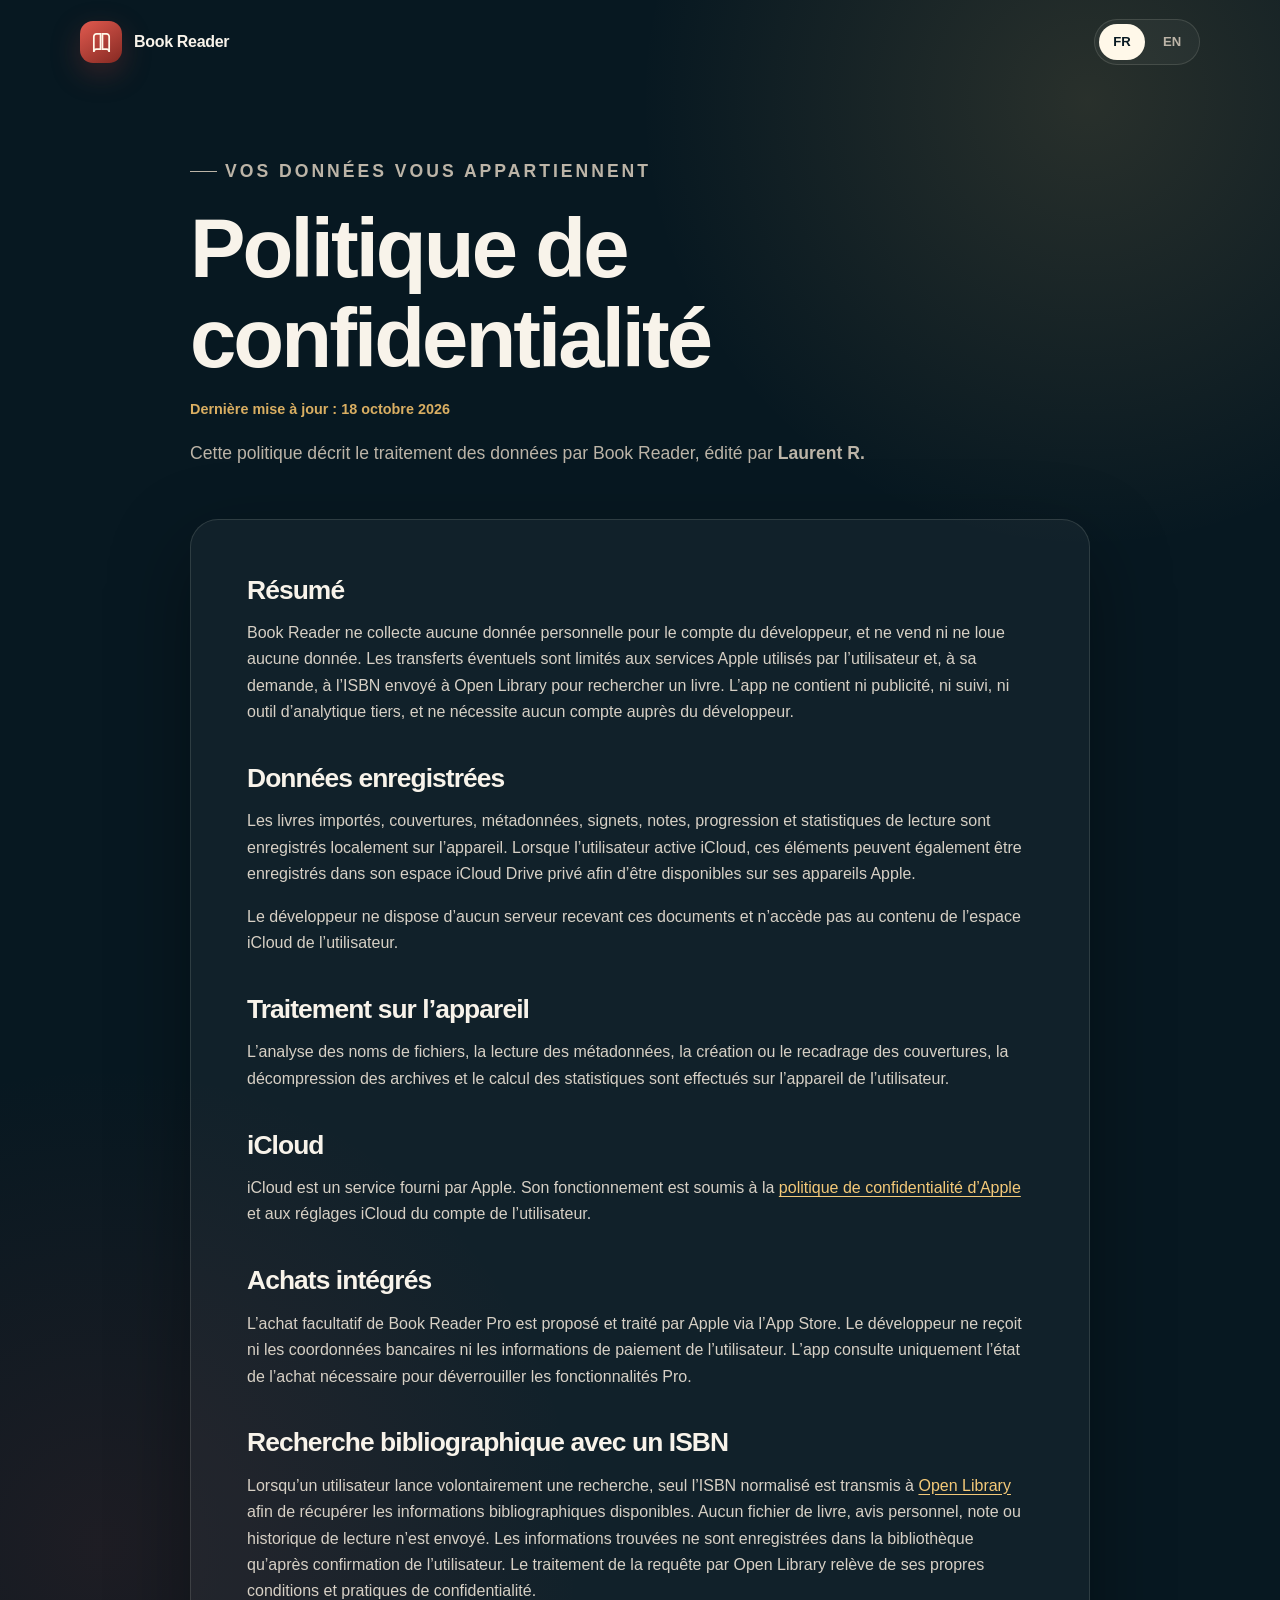
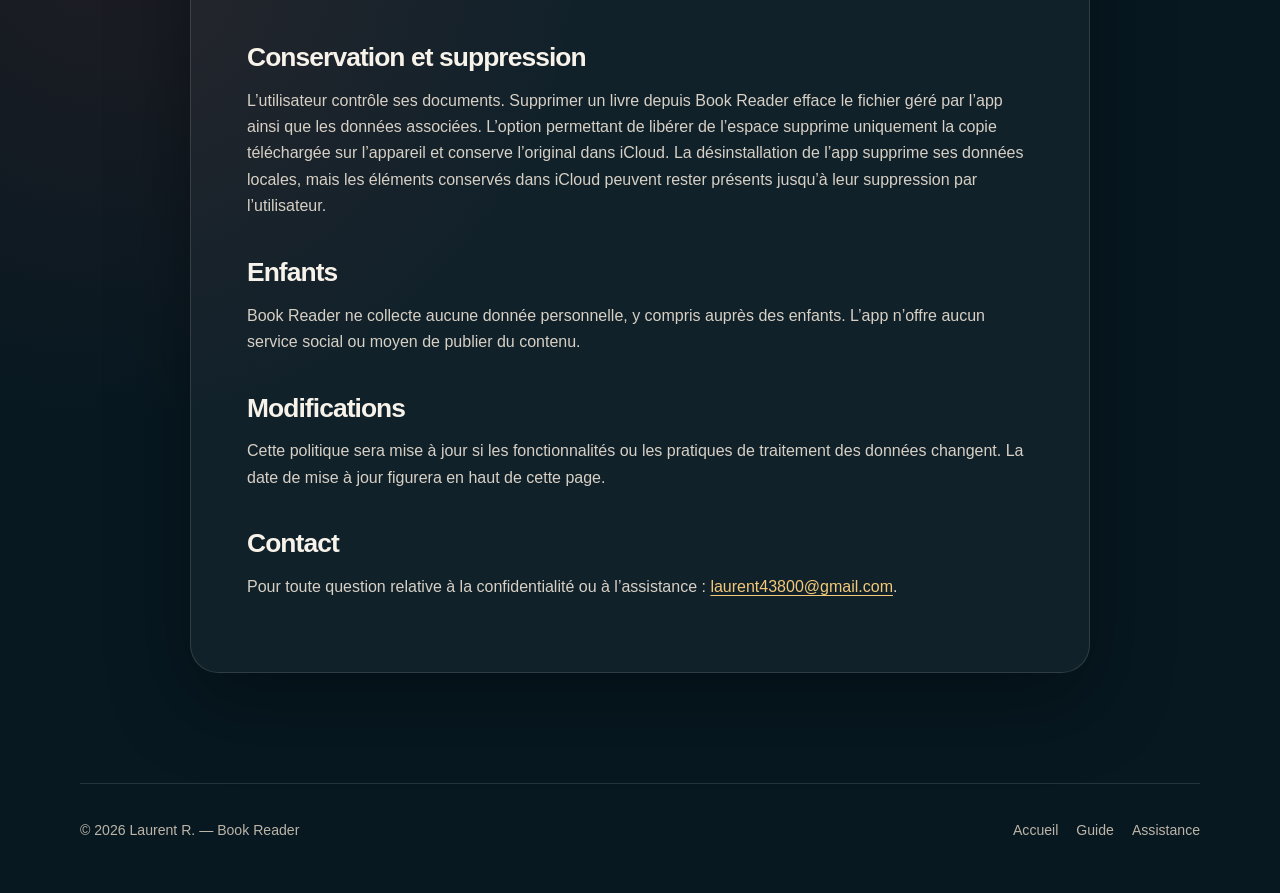
<file: privacy-fr.html>
<!doctype html>
<html lang="fr">
<head>
  <meta charset="utf-8"><meta name="viewport" content="width=device-width, initial-scale=1">
  <meta name="description" content="Politique de confidentialité officielle de Book Reader.">
  <meta name="theme-color" content="#071821"><title>Politique de confidentialité — Book Reader</title>
  <link rel="icon" href="app-icon.png"><link rel="stylesheet" href="styles.css">
</head>
<body>
  <header class="site-header">
    <a class="brand" href="index.html"><span class="brand-mark" aria-hidden="true"><svg viewBox="0 0 24 24" fill="none" stroke="currentColor" stroke-width="1.8"><path d="M4 5.8A2.8 2.8 0 0 1 6.8 3H11v16H6.8A2.8 2.8 0 0 0 4 21.8z"/><path d="M20 5.8A2.8 2.8 0 0 0 17.2 3H13v16h4.2a2.8 2.8 0 0 1 2.8 2.8z"/></svg></span><span>Book Reader</span></a>
    <nav class="language-links" aria-label="Langue / Language"><a href="privacy-fr.html" aria-current="page">FR</a><a href="privacy-en.html" lang="en">EN</a></nav>
  </header>
  <main class="page-shell">
    <div class="page-intro"><p class="eyebrow">Vos données vous appartiennent</p><h1>Politique de confidentialité</h1><p class="meta">Dernière mise à jour : 18 octobre 2026</p><p>Cette politique décrit le traitement des données par Book Reader, édité par <strong>Laurent R.</strong></p></div>
    <article class="article">
      <h2>Résumé</h2><p>Book Reader ne collecte aucune donnée personnelle pour le compte du développeur, et ne vend ni ne loue aucune donnée. Les transferts éventuels sont limités aux services Apple utilisés par l’utilisateur et, à sa demande, à l’ISBN envoyé à Open Library pour rechercher un livre. L’app ne contient ni publicité, ni suivi, ni outil d’analytique tiers, et ne nécessite aucun compte auprès du développeur.</p>
      <h2>Données enregistrées</h2><p>Les livres importés, couvertures, métadonnées, signets, notes, progression et statistiques de lecture sont enregistrés localement sur l’appareil. Lorsque l’utilisateur active iCloud, ces éléments peuvent également être enregistrés dans son espace iCloud Drive privé afin d’être disponibles sur ses appareils Apple.</p><p>Le développeur ne dispose d’aucun serveur recevant ces documents et n’accède pas au contenu de l’espace iCloud de l’utilisateur.</p>
      <h2>Traitement sur l’appareil</h2><p>L’analyse des noms de fichiers, la lecture des métadonnées, la création ou le recadrage des couvertures, la décompression des archives et le calcul des statistiques sont effectués sur l’appareil de l’utilisateur.</p>
      <h2>iCloud</h2><p>iCloud est un service fourni par Apple. Son fonctionnement est soumis à la <a href="https://www.apple.com/legal/privacy/">politique de confidentialité d’Apple</a> et aux réglages iCloud du compte de l’utilisateur.</p>
      <h2>Achats intégrés</h2><p>L’achat facultatif de Book Reader Pro est proposé et traité par Apple via l’App Store. Le développeur ne reçoit ni les coordonnées bancaires ni les informations de paiement de l’utilisateur. L’app consulte uniquement l’état de l’achat nécessaire pour déverrouiller les fonctionnalités Pro.</p>
      <h2>Recherche bibliographique avec un ISBN</h2><p>Lorsqu’un utilisateur lance volontairement une recherche, seul l’ISBN normalisé est transmis à <a href="https://openlibrary.org/">Open Library</a> afin de récupérer les informations bibliographiques disponibles. Aucun fichier de livre, avis personnel, note ou historique de lecture n’est envoyé. Les informations trouvées ne sont enregistrées dans la bibliothèque qu’après confirmation de l’utilisateur. Le traitement de la requête par Open Library relève de ses propres conditions et pratiques de confidentialité.</p>
      <h2>Conservation et suppression</h2><p>L’utilisateur contrôle ses documents. Supprimer un livre depuis Book Reader efface le fichier géré par l’app ainsi que les données associées. L’option permettant de libérer de l’espace supprime uniquement la copie téléchargée sur l’appareil et conserve l’original dans iCloud. La désinstallation de l’app supprime ses données locales, mais les éléments conservés dans iCloud peuvent rester présents jusqu’à leur suppression par l’utilisateur.</p>
      <h2>Enfants</h2><p>Book Reader ne collecte aucune donnée personnelle, y compris auprès des enfants. L’app n’offre aucun service social ou moyen de publier du contenu.</p>
      <h2>Modifications</h2><p>Cette politique sera mise à jour si les fonctionnalités ou les pratiques de traitement des données changent. La date de mise à jour figurera en haut de cette page.</p>
      <h2>Contact</h2><p>Pour toute question relative à la confidentialité ou à l’assistance : <a href="mailto:laurent43800@gmail.com">laurent43800@gmail.com</a>.</p>
    </article>
  </main>
  <footer class="site-footer"><span>© 2026 Laurent R. — Book Reader</span><nav class="footer-links"><a href="index.html">Accueil</a><a href="how-to-fr.html">Guide</a><a href="support-fr.html">Assistance</a></nav></footer>
</body>
</html>
</file>
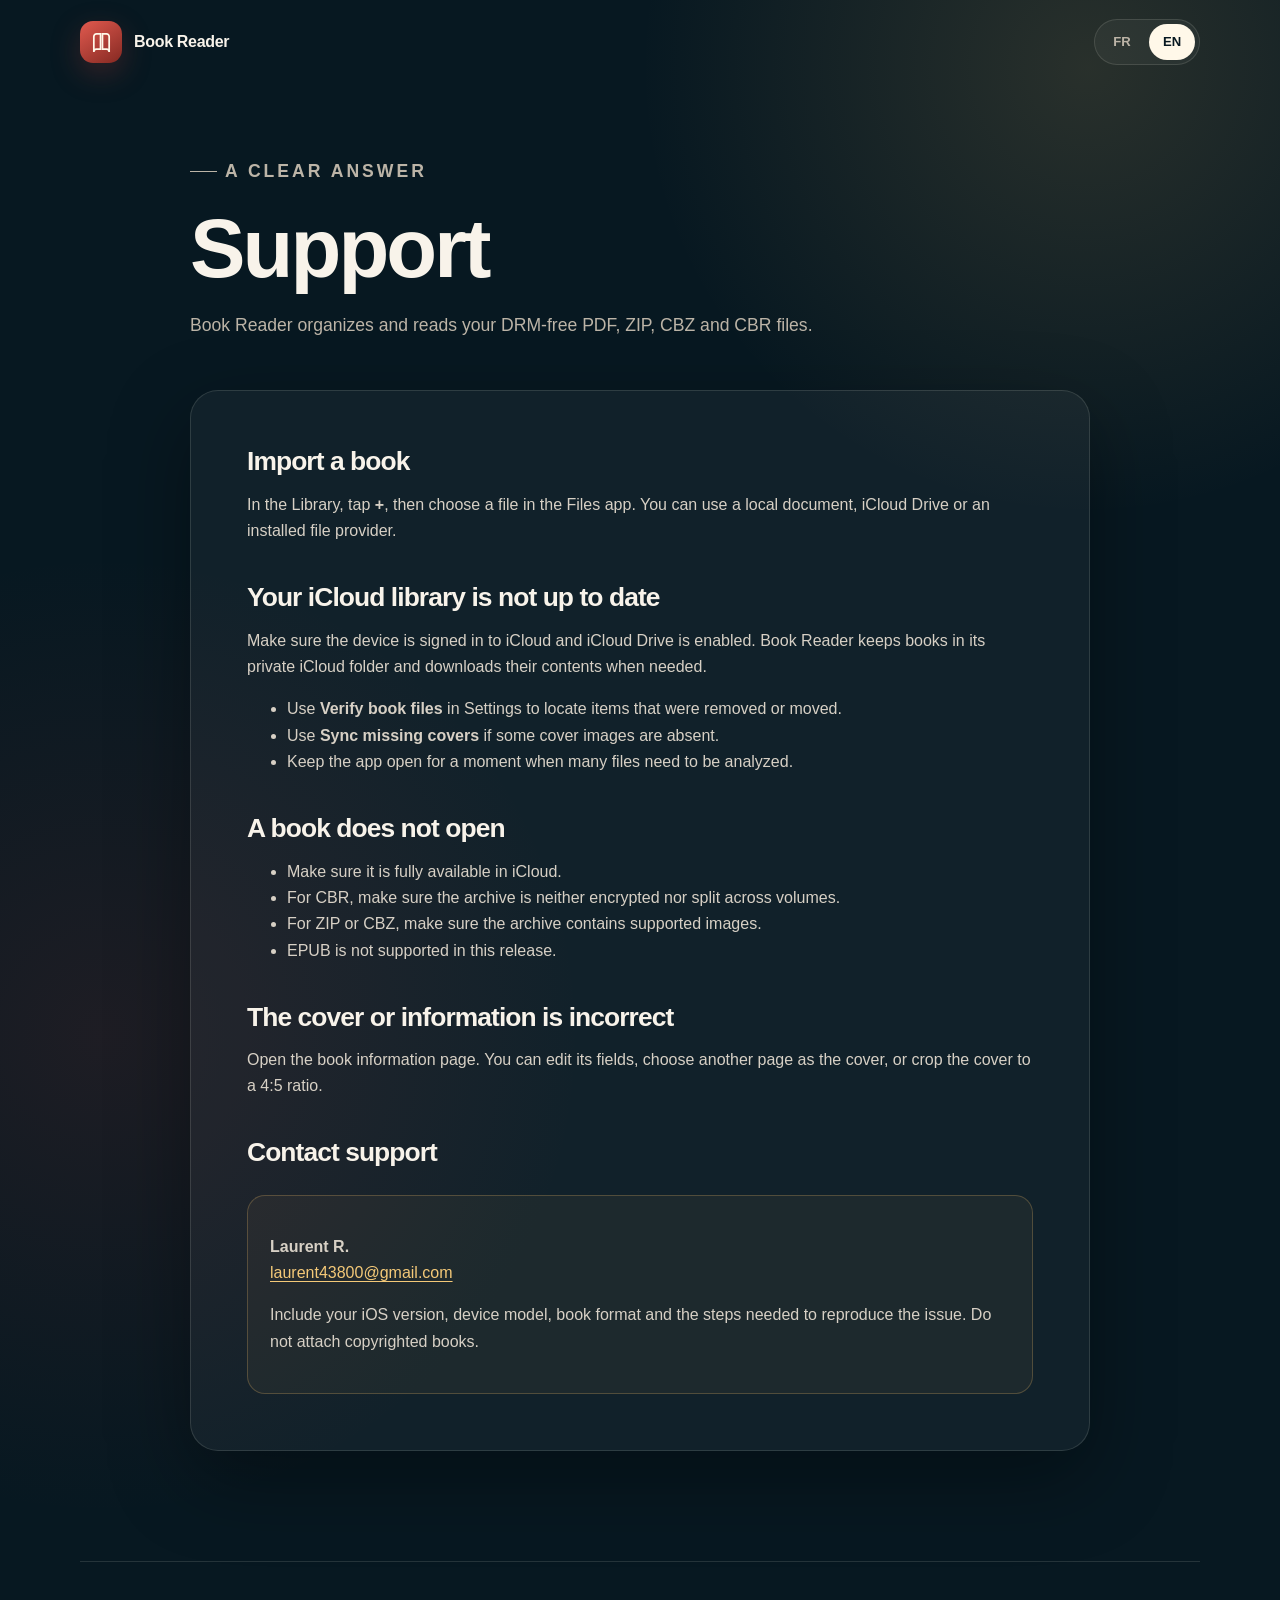
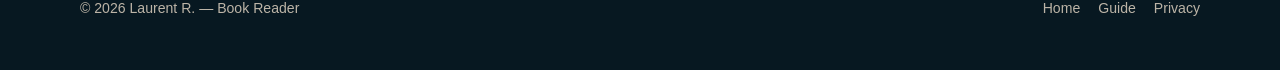
<file: support-en.html>
<!doctype html>
<html lang="en">
<head>
  <meta charset="utf-8"><meta name="viewport" content="width=device-width, initial-scale=1">
  <meta name="description" content="Official Book Reader support: importing, iCloud, file formats and covers.">
  <meta name="theme-color" content="#071821"><title>Support — Book Reader</title>
  <link rel="icon" href="app-icon.png"><link rel="stylesheet" href="styles.css">
</head>
<body>
  <header class="site-header">
    <a class="brand" href="index-en.html"><span class="brand-mark" aria-hidden="true"><svg viewBox="0 0 24 24" fill="none" stroke="currentColor" stroke-width="1.8"><path d="M4 5.8A2.8 2.8 0 0 1 6.8 3H11v16H6.8A2.8 2.8 0 0 0 4 21.8z"/><path d="M20 5.8A2.8 2.8 0 0 0 17.2 3H13v16h4.2a2.8 2.8 0 0 1 2.8 2.8z"/></svg></span><span>Book Reader</span></a>
    <nav class="language-links" aria-label="Language / Langue"><a href="support-fr.html" lang="fr">FR</a><a href="support-en.html" aria-current="page">EN</a></nav>
  </header>
  <main class="page-shell">
    <div class="page-intro"><p class="eyebrow">A clear answer</p><h1>Support</h1><p>Book Reader organizes and reads your DRM-free PDF, ZIP, CBZ and CBR files.</p></div>
    <article class="article">
      <h2>Import a book</h2>
      <p>In the Library, tap <strong>+</strong>, then choose a file in the Files app. You can use a local document, iCloud Drive or an installed file provider.</p>

      <h2>Your iCloud library is not up to date</h2>
      <p>Make sure the device is signed in to iCloud and iCloud Drive is enabled. Book Reader keeps books in its private iCloud folder and downloads their contents when needed.</p>
      <ul><li>Use <strong>Verify book files</strong> in Settings to locate items that were removed or moved.</li><li>Use <strong>Sync missing covers</strong> if some cover images are absent.</li><li>Keep the app open for a moment when many files need to be analyzed.</li></ul>

      <h2>A book does not open</h2>
      <ul><li>Make sure it is fully available in iCloud.</li><li>For CBR, make sure the archive is neither encrypted nor split across volumes.</li><li>For ZIP or CBZ, make sure the archive contains supported images.</li><li>EPUB is not supported in this release.</li></ul>

      <h2>The cover or information is incorrect</h2>
      <p>Open the book information page. You can edit its fields, choose another page as the cover, or crop the cover to a 4:5 ratio.</p>

      <h2>Contact support</h2>
      <div class="contact-card"><p><strong>Laurent R.</strong><br><a href="mailto:laurent43800@gmail.com">laurent43800@gmail.com</a></p><p>Include your iOS version, device model, book format and the steps needed to reproduce the issue. Do not attach copyrighted books.</p></div>
    </article>
  </main>
  <footer class="site-footer"><span>© 2026 Laurent R. — Book Reader</span><nav class="footer-links"><a href="index-en.html">Home</a><a href="how-to-en.html">Guide</a><a href="privacy-en.html">Privacy</a></nav></footer>
</body>
</html>
</file>
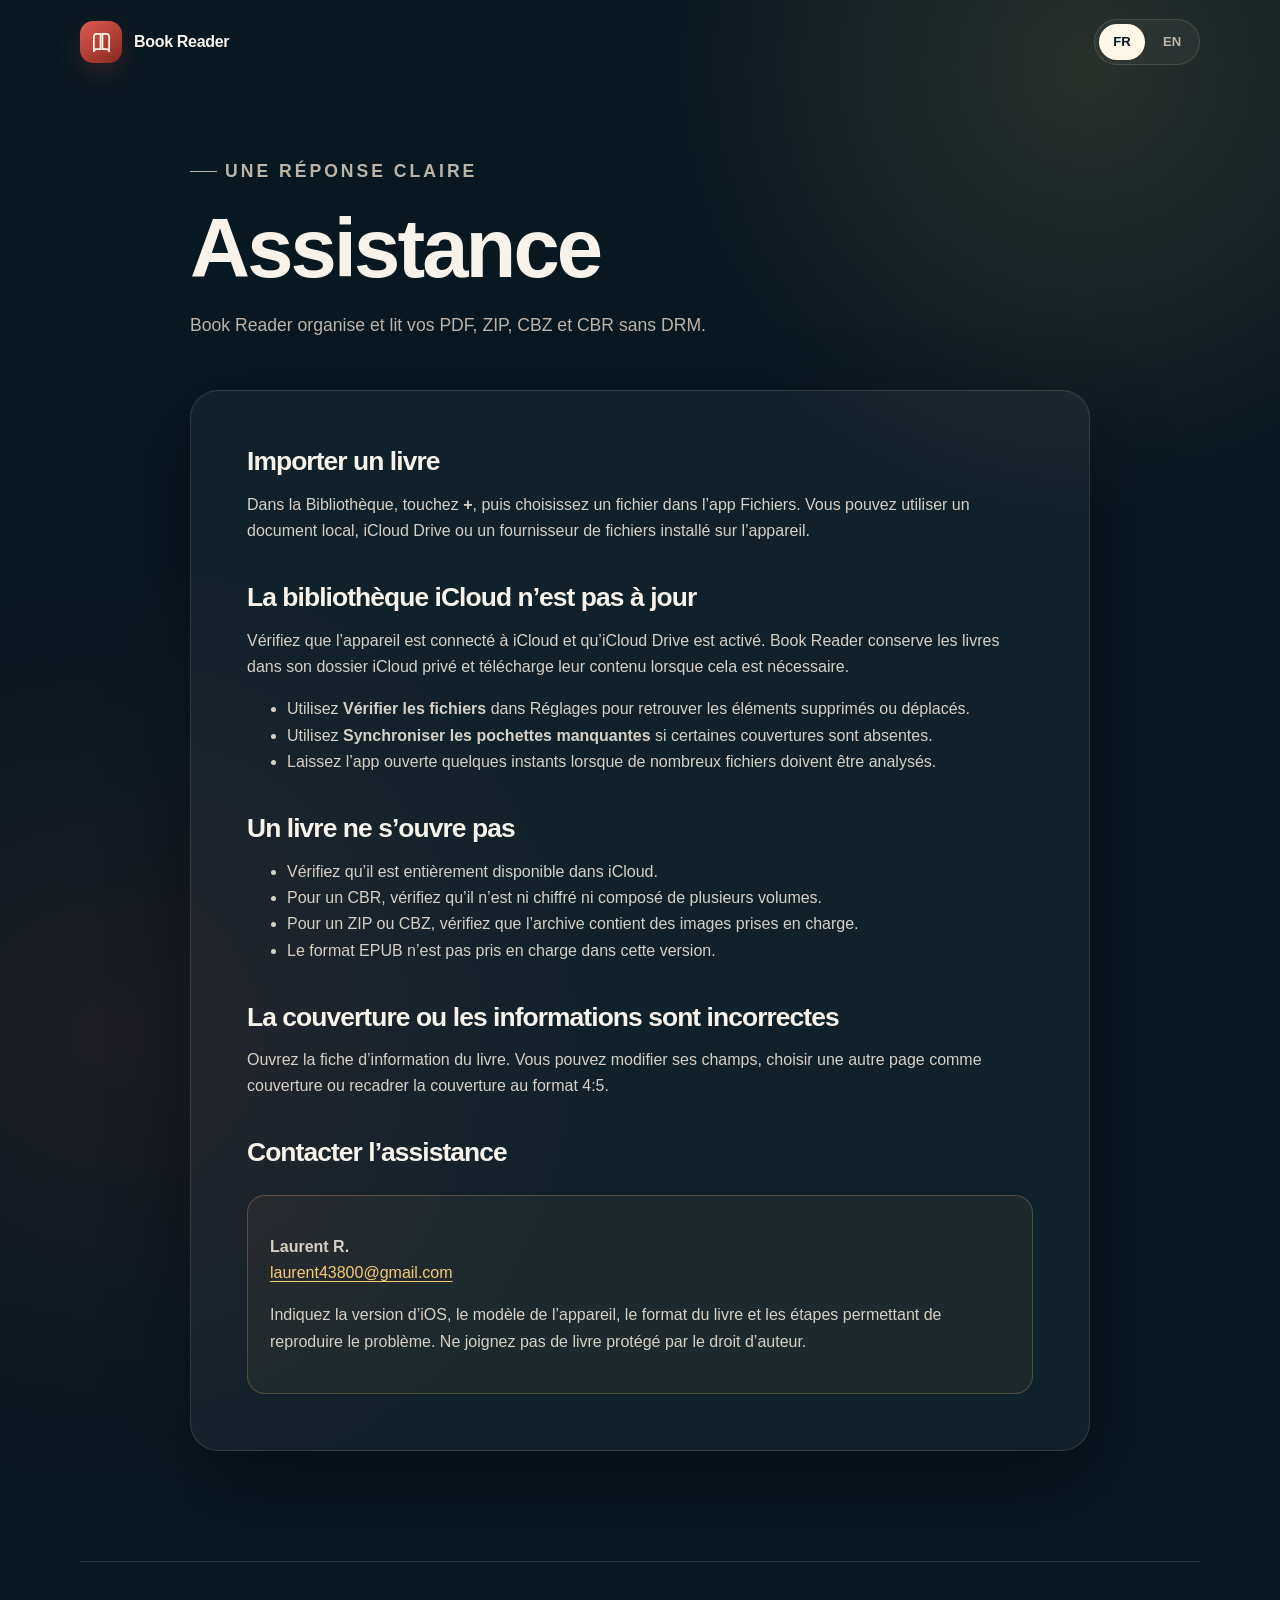
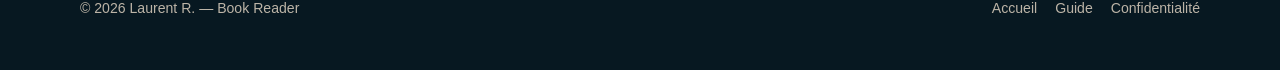
<file: support-fr.html>
<!doctype html>
<html lang="fr">
<head>
  <meta charset="utf-8"><meta name="viewport" content="width=device-width, initial-scale=1">
  <meta name="description" content="Assistance officielle de Book Reader : import, iCloud, formats et couvertures.">
  <meta name="theme-color" content="#071821"><title>Assistance — Book Reader</title>
  <link rel="icon" href="app-icon.png"><link rel="stylesheet" href="styles.css">
</head>
<body>
  <header class="site-header">
    <a class="brand" href="index.html"><span class="brand-mark" aria-hidden="true"><svg viewBox="0 0 24 24" fill="none" stroke="currentColor" stroke-width="1.8"><path d="M4 5.8A2.8 2.8 0 0 1 6.8 3H11v16H6.8A2.8 2.8 0 0 0 4 21.8z"/><path d="M20 5.8A2.8 2.8 0 0 0 17.2 3H13v16h4.2a2.8 2.8 0 0 1 2.8 2.8z"/></svg></span><span>Book Reader</span></a>
    <nav class="language-links" aria-label="Langue / Language"><a href="support-fr.html" aria-current="page">FR</a><a href="support-en.html" lang="en">EN</a></nav>
  </header>
  <main class="page-shell">
    <div class="page-intro"><p class="eyebrow">Une réponse claire</p><h1>Assistance</h1><p>Book Reader organise et lit vos PDF, ZIP, CBZ et CBR sans DRM.</p></div>
    <article class="article">
      <h2>Importer un livre</h2>
      <p>Dans la Bibliothèque, touchez <strong>+</strong>, puis choisissez un fichier dans l’app Fichiers. Vous pouvez utiliser un document local, iCloud Drive ou un fournisseur de fichiers installé sur l’appareil.</p>

      <h2>La bibliothèque iCloud n’est pas à jour</h2>
      <p>Vérifiez que l’appareil est connecté à iCloud et qu’iCloud Drive est activé. Book Reader conserve les livres dans son dossier iCloud privé et télécharge leur contenu lorsque cela est nécessaire.</p>
      <ul><li>Utilisez <strong>Vérifier les fichiers</strong> dans Réglages pour retrouver les éléments supprimés ou déplacés.</li><li>Utilisez <strong>Synchroniser les pochettes manquantes</strong> si certaines couvertures sont absentes.</li><li>Laissez l’app ouverte quelques instants lorsque de nombreux fichiers doivent être analysés.</li></ul>

      <h2>Un livre ne s’ouvre pas</h2>
      <ul><li>Vérifiez qu’il est entièrement disponible dans iCloud.</li><li>Pour un CBR, vérifiez qu’il n’est ni chiffré ni composé de plusieurs volumes.</li><li>Pour un ZIP ou CBZ, vérifiez que l’archive contient des images prises en charge.</li><li>Le format EPUB n’est pas pris en charge dans cette version.</li></ul>

      <h2>La couverture ou les informations sont incorrectes</h2>
      <p>Ouvrez la fiche d’information du livre. Vous pouvez modifier ses champs, choisir une autre page comme couverture ou recadrer la couverture au format 4:5.</p>

      <h2>Contacter l’assistance</h2>
      <div class="contact-card"><p><strong>Laurent R.</strong><br><a href="mailto:laurent43800@gmail.com">laurent43800@gmail.com</a></p><p>Indiquez la version d’iOS, le modèle de l’appareil, le format du livre et les étapes permettant de reproduire le problème. Ne joignez pas de livre protégé par le droit d’auteur.</p></div>
    </article>
  </main>
  <footer class="site-footer"><span>© 2026 Laurent R. — Book Reader</span><nav class="footer-links"><a href="index.html">Accueil</a><a href="how-to-fr.html">Guide</a><a href="privacy-fr.html">Confidentialité</a></nav></footer>
</body>
</html>
</file>
<file: styles.css>
:root {
  color-scheme: dark;
  --ink: #f8f3ea;
  --muted: #bcb4a7;
  --paper: #fff8e9;
  --navy: #071821;
  --navy-2: #0b2731;
  --red: #b83e37;
  --red-bright: #e15a4f;
  --gold: #d9ae62;
  --line: rgba(255, 248, 233, .12);
  --card: rgba(255, 255, 255, .055);
  --shadow: 0 28px 80px rgba(0, 0, 0, .36);
  font-family: Inter, ui-sans-serif, -apple-system, BlinkMacSystemFont, "Segoe UI", sans-serif;
}

* { box-sizing: border-box; }
html { scroll-behavior: smooth; }
body {
  margin: 0;
  min-height: 100vh;
  color: var(--ink);
  background:
    radial-gradient(circle at 85% 4%, rgba(217, 174, 98, .16), transparent 28rem),
    radial-gradient(circle at 8% 62%, rgba(184, 62, 55, .13), transparent 30rem),
    var(--navy);
  line-height: 1.65;
}

a { color: inherit; }
a:focus-visible, button:focus-visible {
  outline: 3px solid var(--gold);
  outline-offset: 4px;
}

.site-header {
  width: min(1120px, calc(100% - 36px));
  margin: 0 auto;
  min-height: 84px;
  display: flex;
  align-items: center;
  justify-content: space-between;
  gap: 20px;
}

.brand {
  display: inline-flex;
  align-items: center;
  gap: 12px;
  text-decoration: none;
  font-weight: 780;
  letter-spacing: -.02em;
}

.brand-mark {
  display: grid;
  place-items: center;
  width: 42px;
  aspect-ratio: 1;
  border-radius: 13px;
  color: var(--paper);
  background: linear-gradient(145deg, var(--red-bright), #852922);
  box-shadow: 0 10px 30px rgba(184, 62, 55, .28);
}

.brand-mark svg { width: 23px; }

.language-links {
  display: inline-flex;
  gap: 4px;
  padding: 4px;
  border: 1px solid var(--line);
  border-radius: 999px;
  background: rgba(255, 255, 255, .04);
}

.language-links a {
  min-width: 46px;
  padding: 7px 12px;
  border-radius: 999px;
  text-align: center;
  text-decoration: none;
  color: var(--muted);
  font-size: .82rem;
  font-weight: 760;
}

.language-links a[aria-current="page"] {
  color: var(--navy);
  background: var(--paper);
}

.hero {
  width: min(1120px, calc(100% - 36px));
  min-height: 610px;
  margin: 18px auto 0;
  display: grid;
  grid-template-columns: 1.05fr .95fr;
  align-items: center;
  gap: clamp(32px, 7vw, 90px);
}

.eyebrow {
  display: inline-flex;
  align-items: center;
  gap: 8px;
  margin: 0 0 18px;
  color: var(--gold);
  font-size: .76rem;
  font-weight: 820;
  letter-spacing: .17em;
  text-transform: uppercase;
}

.eyebrow::before {
  content: "";
  width: 27px;
  height: 1px;
  background: currentColor;
}

h1, h2, h3 { line-height: 1.08; letter-spacing: -.035em; }
h1 { margin: 0; font-size: clamp(3.25rem, 8vw, 6.8rem); }
h2 { font-size: clamp(2rem, 4vw, 3.2rem); }
h3 { font-size: 1.28rem; }

.hero-copy > p:not(.eyebrow) {
  max-width: 620px;
  margin: 24px 0 0;
  color: var(--muted);
  font-size: clamp(1.08rem, 2vw, 1.28rem);
}

.hero-actions { display: flex; flex-wrap: wrap; gap: 12px; margin-top: 32px; }
.button {
  display: inline-flex;
  align-items: center;
  justify-content: center;
  min-height: 48px;
  padding: 0 20px;
  border: 1px solid var(--line);
  border-radius: 14px;
  text-decoration: none;
  font-weight: 760;
  background: rgba(255, 255, 255, .045);
  transition: transform .18s ease, border-color .18s ease, background .18s ease;
}
.button.primary { color: var(--navy); border-color: var(--gold); background: var(--gold); }
.button:hover { transform: translateY(-2px); border-color: rgba(217, 174, 98, .62); }

.hero-art {
  position: relative;
  min-height: 470px;
  display: grid;
  place-items: center;
}
.hero-art::before {
  content: "";
  position: absolute;
  inset: 10% 0 2%;
  border-radius: 45% 55% 48% 52%;
  background: radial-gradient(circle at 50% 45%, rgba(217, 174, 98, .26), transparent 65%);
  filter: blur(2px);
}
.hero-art img {
  position: relative;
  width: min(100%, 560px);
  height: auto;
  filter: drop-shadow(0 38px 34px rgba(0, 0, 0, .48));
}

.formats {
  position: absolute;
  right: 1%;
  bottom: 10%;
  display: flex;
  flex-direction: column;
  gap: 7px;
}
.formats span {
  padding: 7px 11px;
  border: 1px solid rgba(255,255,255,.13);
  border-radius: 8px 8px 8px 2px;
  color: var(--paper);
  font-size: .72rem;
  font-weight: 850;
  letter-spacing: .06em;
  background: rgba(184, 62, 55, .88);
  box-shadow: 0 8px 18px rgba(0,0,0,.2);
}
.formats span:nth-child(2) { background: rgba(38, 102, 142, .9); }
.formats span:nth-child(3) { background: rgba(184, 113, 36, .92); }
.formats span:nth-child(4) { background: rgba(112, 65, 143, .92); }

.section {
  width: min(1120px, calc(100% - 36px));
  margin: 0 auto;
  padding: 100px 0;
}
.section-heading { max-width: 720px; margin-bottom: 38px; }
.section-heading h2 { margin: 8px 0 14px; }
.section-heading p { margin: 0; color: var(--muted); }

.card-grid { display: grid; grid-template-columns: repeat(3, 1fr); gap: 18px; }
.card {
  display: flex;
  flex-direction: column;
  min-height: 260px;
  padding: 28px;
  border: 1px solid var(--line);
  border-radius: 24px;
  text-decoration: none;
  background: linear-gradient(150deg, rgba(255,255,255,.075), rgba(255,255,255,.025));
  box-shadow: var(--shadow);
  transition: transform .2s ease, border-color .2s ease;
}
.card:hover { transform: translateY(-5px); border-color: rgba(217,174,98,.42); }
.card-icon {
  display: grid;
  place-items: center;
  width: 48px;
  aspect-ratio: 1;
  border-radius: 15px;
  color: var(--gold);
  background: rgba(217, 174, 98, .1);
}
.card-icon svg { width: 25px; }
.card h3 { margin: 50px 0 10px; }
.card p { margin: 0; color: var(--muted); }
.card .arrow { margin-top: auto; padding-top: 24px; color: var(--gold); font-weight: 800; }

.trust-strip {
  display: grid;
  grid-template-columns: repeat(3, 1fr);
  gap: 1px;
  overflow: hidden;
  border: 1px solid var(--line);
  border-radius: 24px;
  background: var(--line);
}
.trust-item { padding: 28px; background: var(--navy-2); }
.trust-item strong { display: block; margin-bottom: 6px; }
.trust-item span { color: var(--muted); font-size: .92rem; }

.page-shell { width: min(900px, calc(100% - 36px)); margin: 0 auto; padding: 70px 0 110px; }
.page-intro { max-width: 760px; margin-bottom: 50px; }
.page-intro h1 { font-size: clamp(2.8rem, 7vw, 5.2rem); }
.page-intro p { color: var(--muted); font-size: 1.1rem; }
.meta { color: var(--gold) !important; font-size: .9rem !important; font-weight: 720; }

.article {
  padding: clamp(24px, 6vw, 56px);
  border: 1px solid var(--line);
  border-radius: 28px;
  background: rgba(255,255,255,.045);
  box-shadow: var(--shadow);
}
.article h2 { margin: 2.4rem 0 .8rem; font-size: 1.65rem; }
.article h2:first-child { margin-top: 0; }
.article p, .article li { color: #d7d0c5; }
.article a { color: #f4c978; text-underline-offset: 3px; }
.article code {
  padding: .16em .42em;
  border-radius: 6px;
  color: var(--paper);
  background: rgba(255,255,255,.08);
}
.callout {
  margin: 26px 0;
  padding: 18px 20px;
  border-left: 3px solid var(--gold);
  border-radius: 0 14px 14px 0;
  background: rgba(217,174,98,.08);
}
.steps { padding-left: 1.35rem; }
.steps li { margin: .75rem 0; padding-left: .35rem; }
.contact-card {
  margin-top: 28px;
  padding: 22px;
  border: 1px solid rgba(217,174,98,.28);
  border-radius: 18px;
  background: rgba(217,174,98,.06);
}

.site-footer {
  width: min(1120px, calc(100% - 36px));
  margin: 0 auto;
  padding: 35px 0 50px;
  display: flex;
  justify-content: space-between;
  gap: 20px;
  border-top: 1px solid var(--line);
  color: var(--muted);
  font-size: .88rem;
}
.footer-links { display: flex; flex-wrap: wrap; gap: 18px; }
.footer-links a { text-decoration: none; }
.footer-links a:hover { color: var(--paper); }

@media (max-width: 780px) {
  .site-header { min-height: 72px; }
  .brand span:last-child { display: none; }
  .hero { grid-template-columns: 1fr; min-height: auto; padding-top: 60px; }
  .hero-art { min-height: 360px; order: -1; }
  .hero-copy { text-align: center; }
  .hero-copy .eyebrow, .hero-actions { justify-content: center; }
  .hero-copy > p:not(.eyebrow) { margin-inline: auto; }
  .formats { right: 5%; bottom: 4%; }
  .card-grid, .trust-strip { grid-template-columns: 1fr; }
  .section { padding: 72px 0; }
  .site-footer { flex-direction: column; }
}

@media (prefers-reduced-motion: reduce) {
  *, *::before, *::after { scroll-behavior: auto !important; transition: none !important; }
}
</file>
